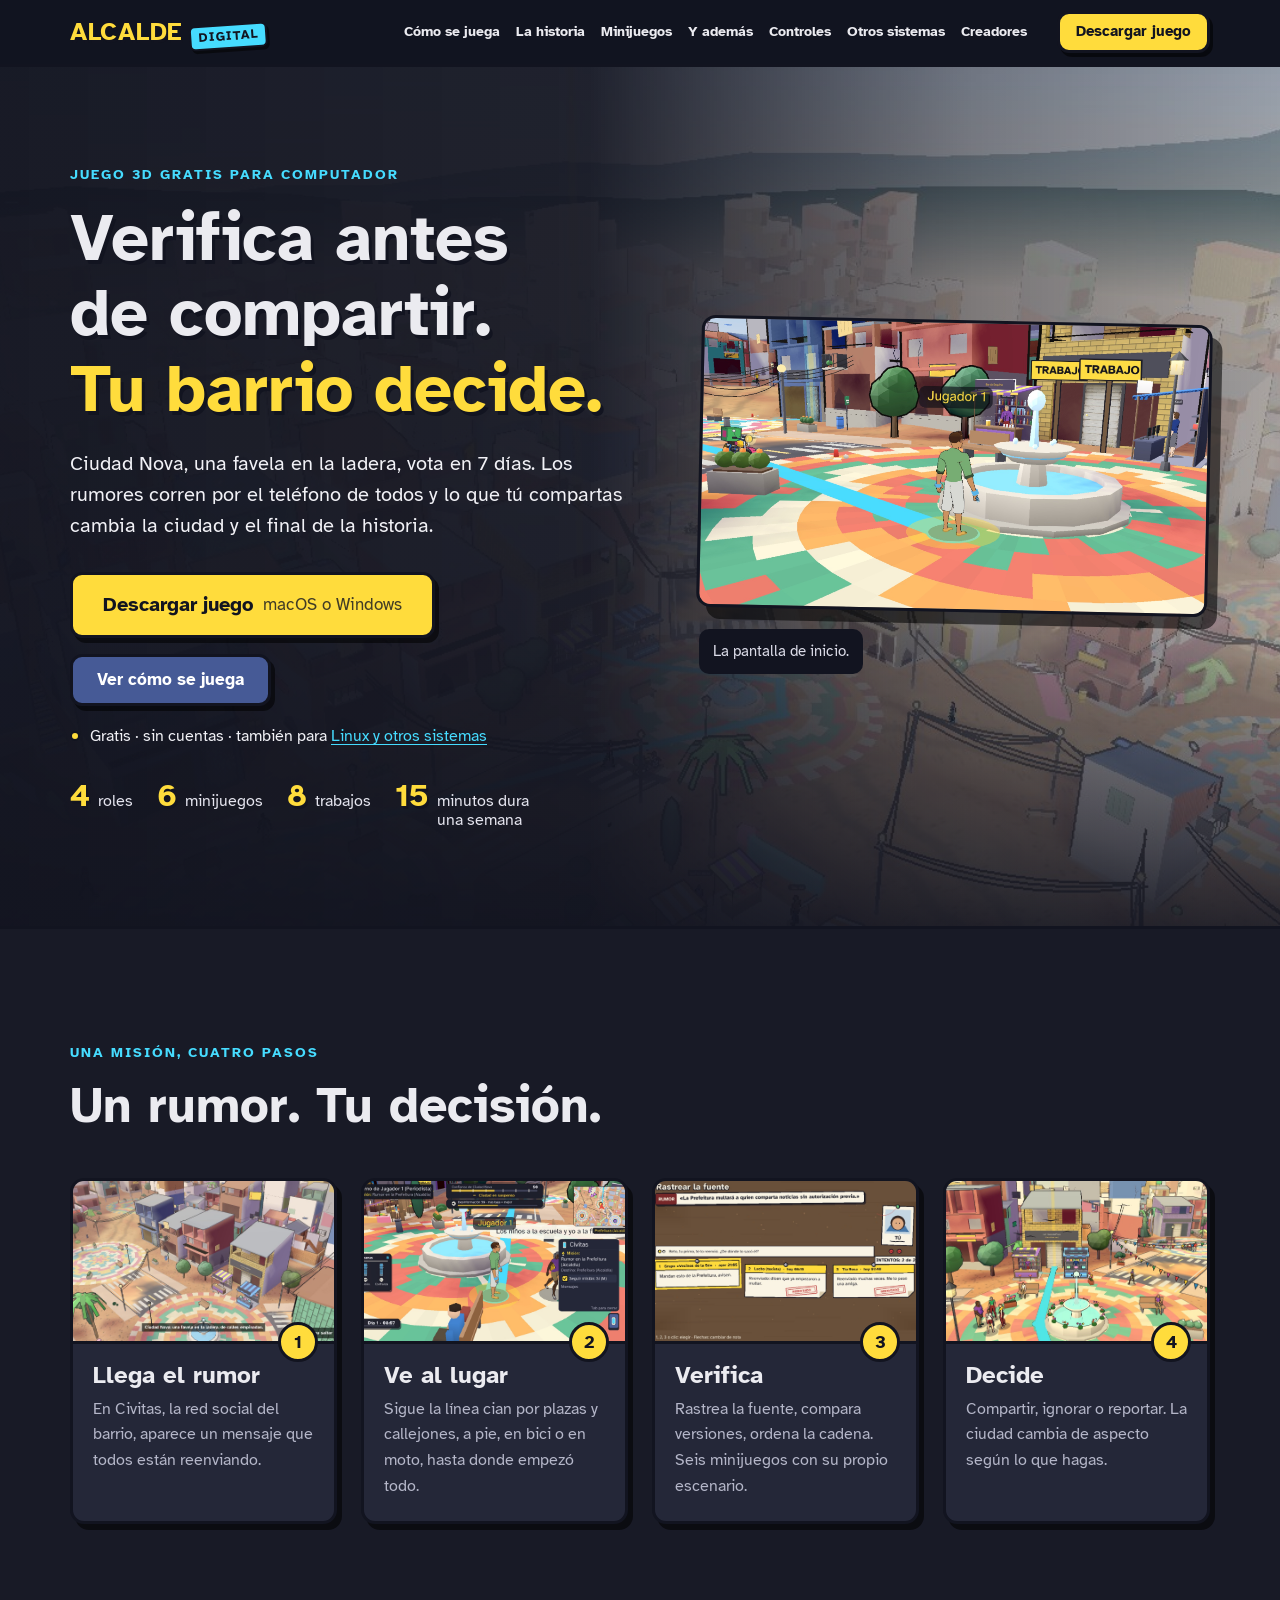
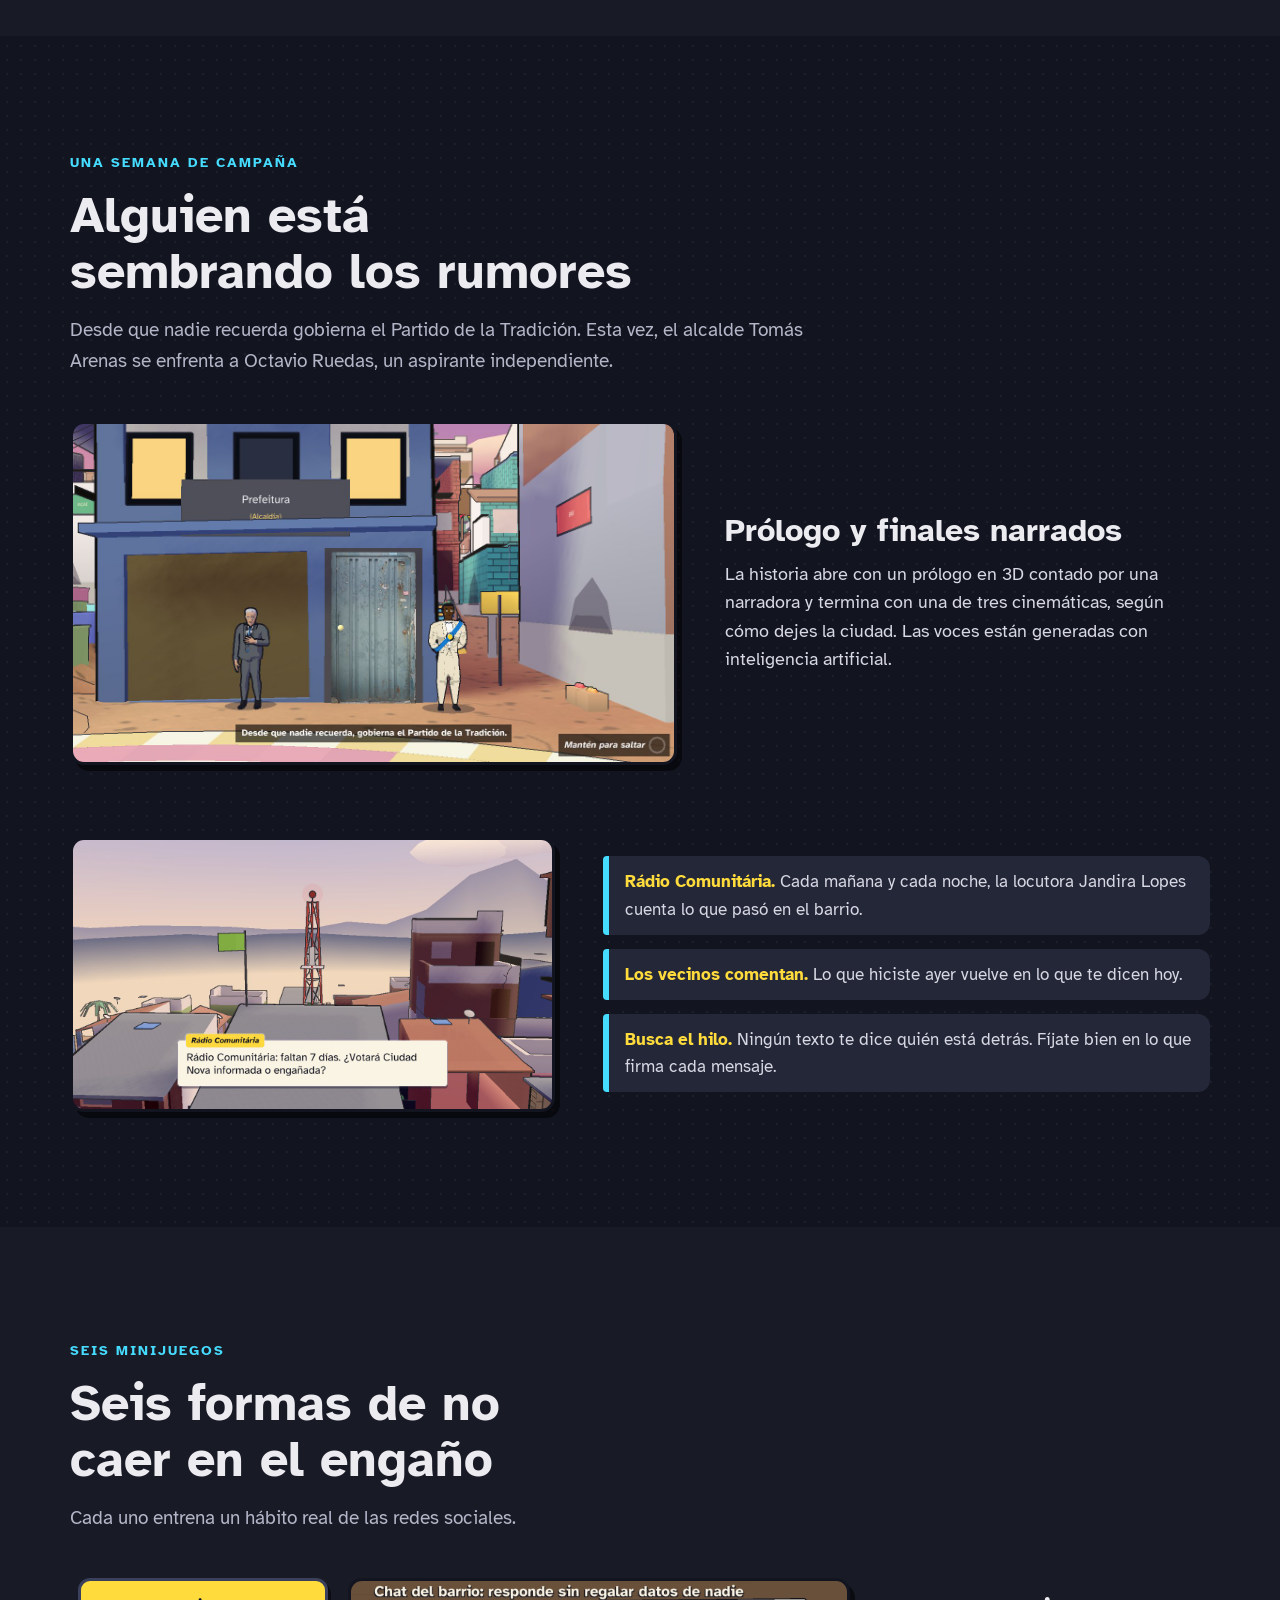
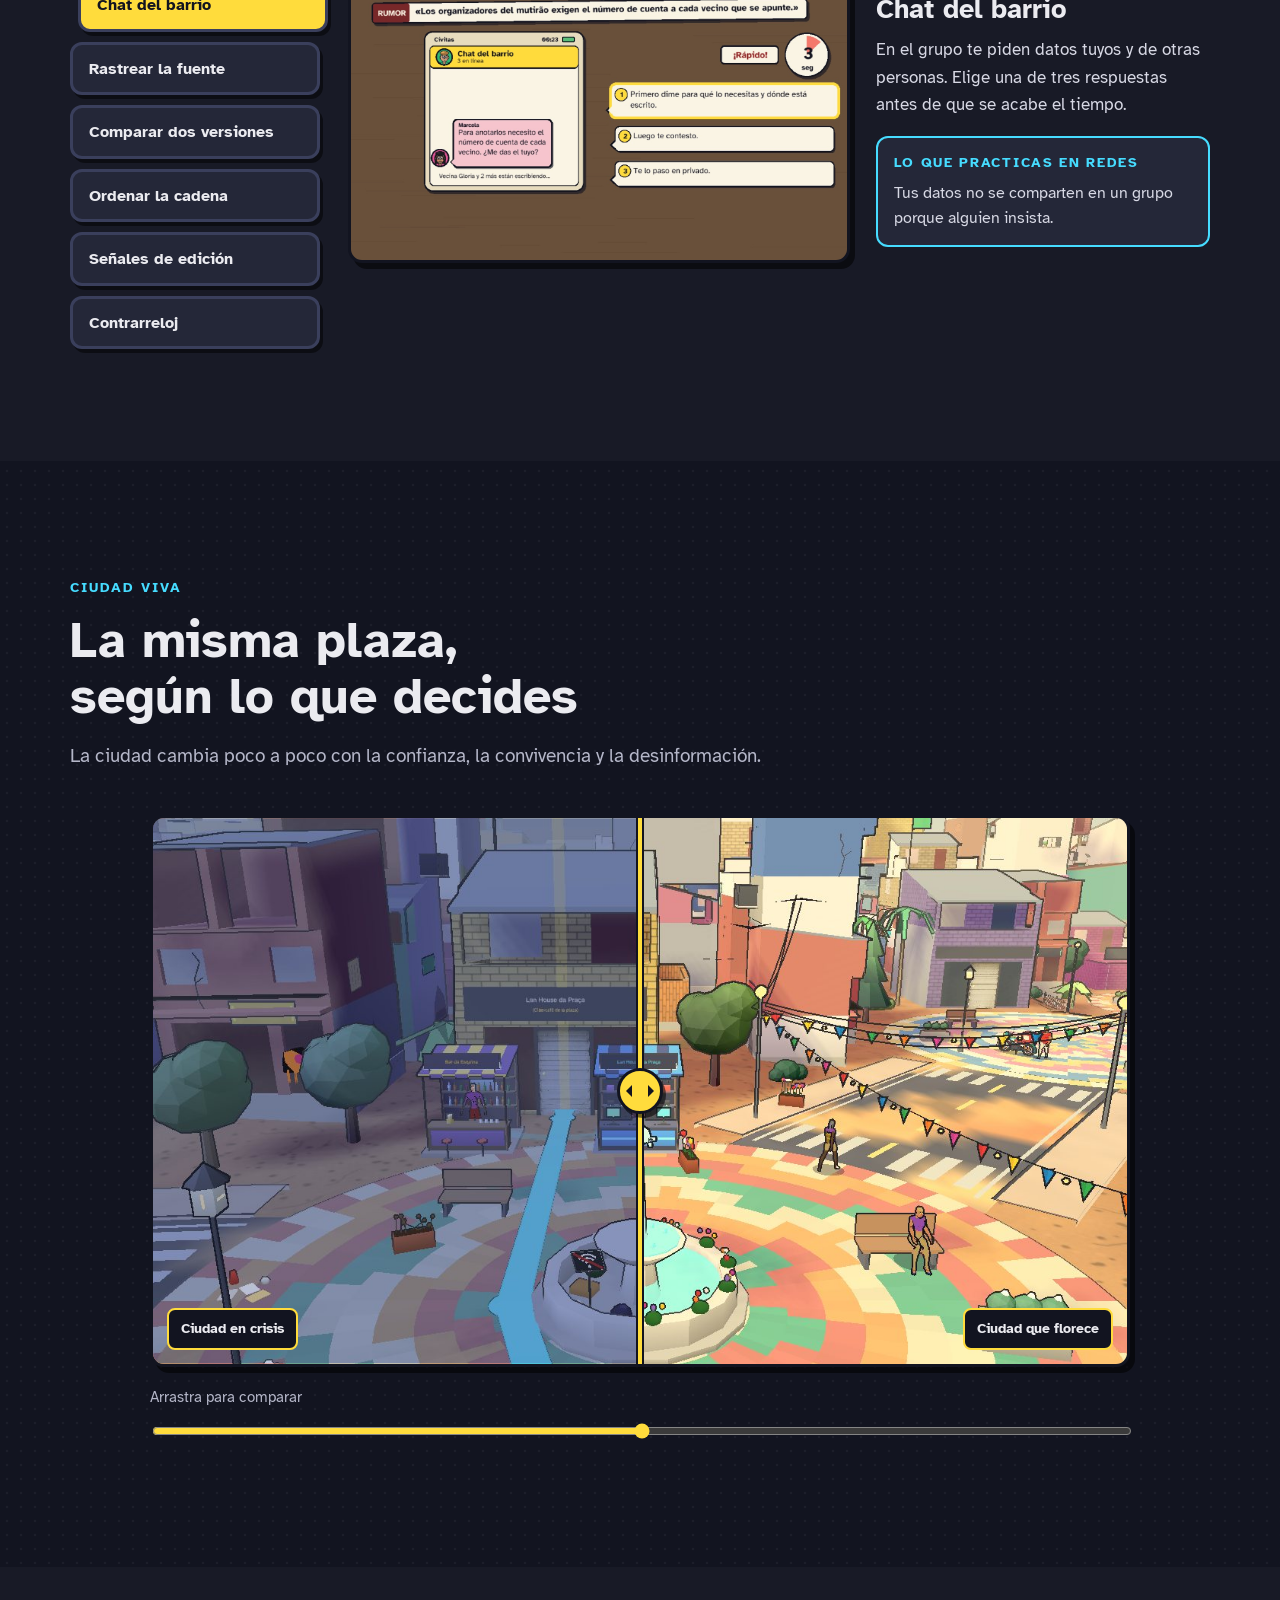
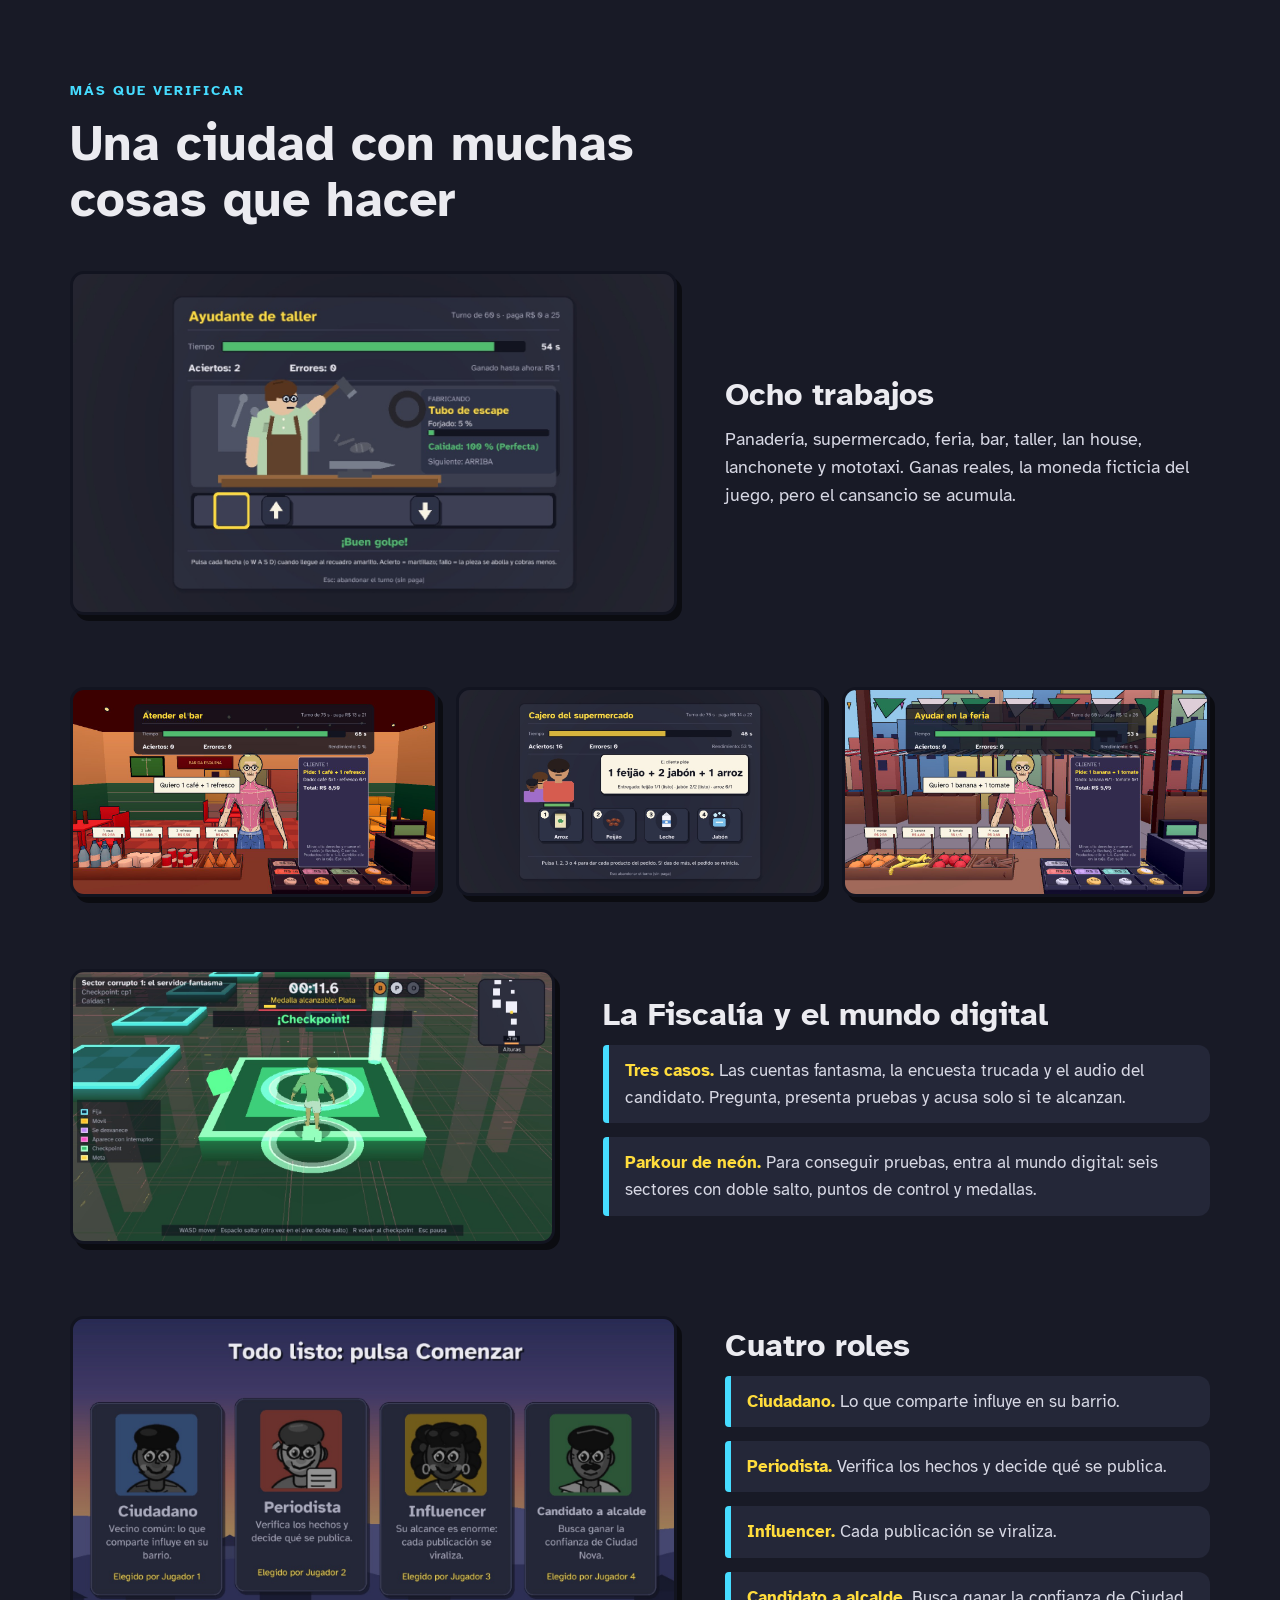
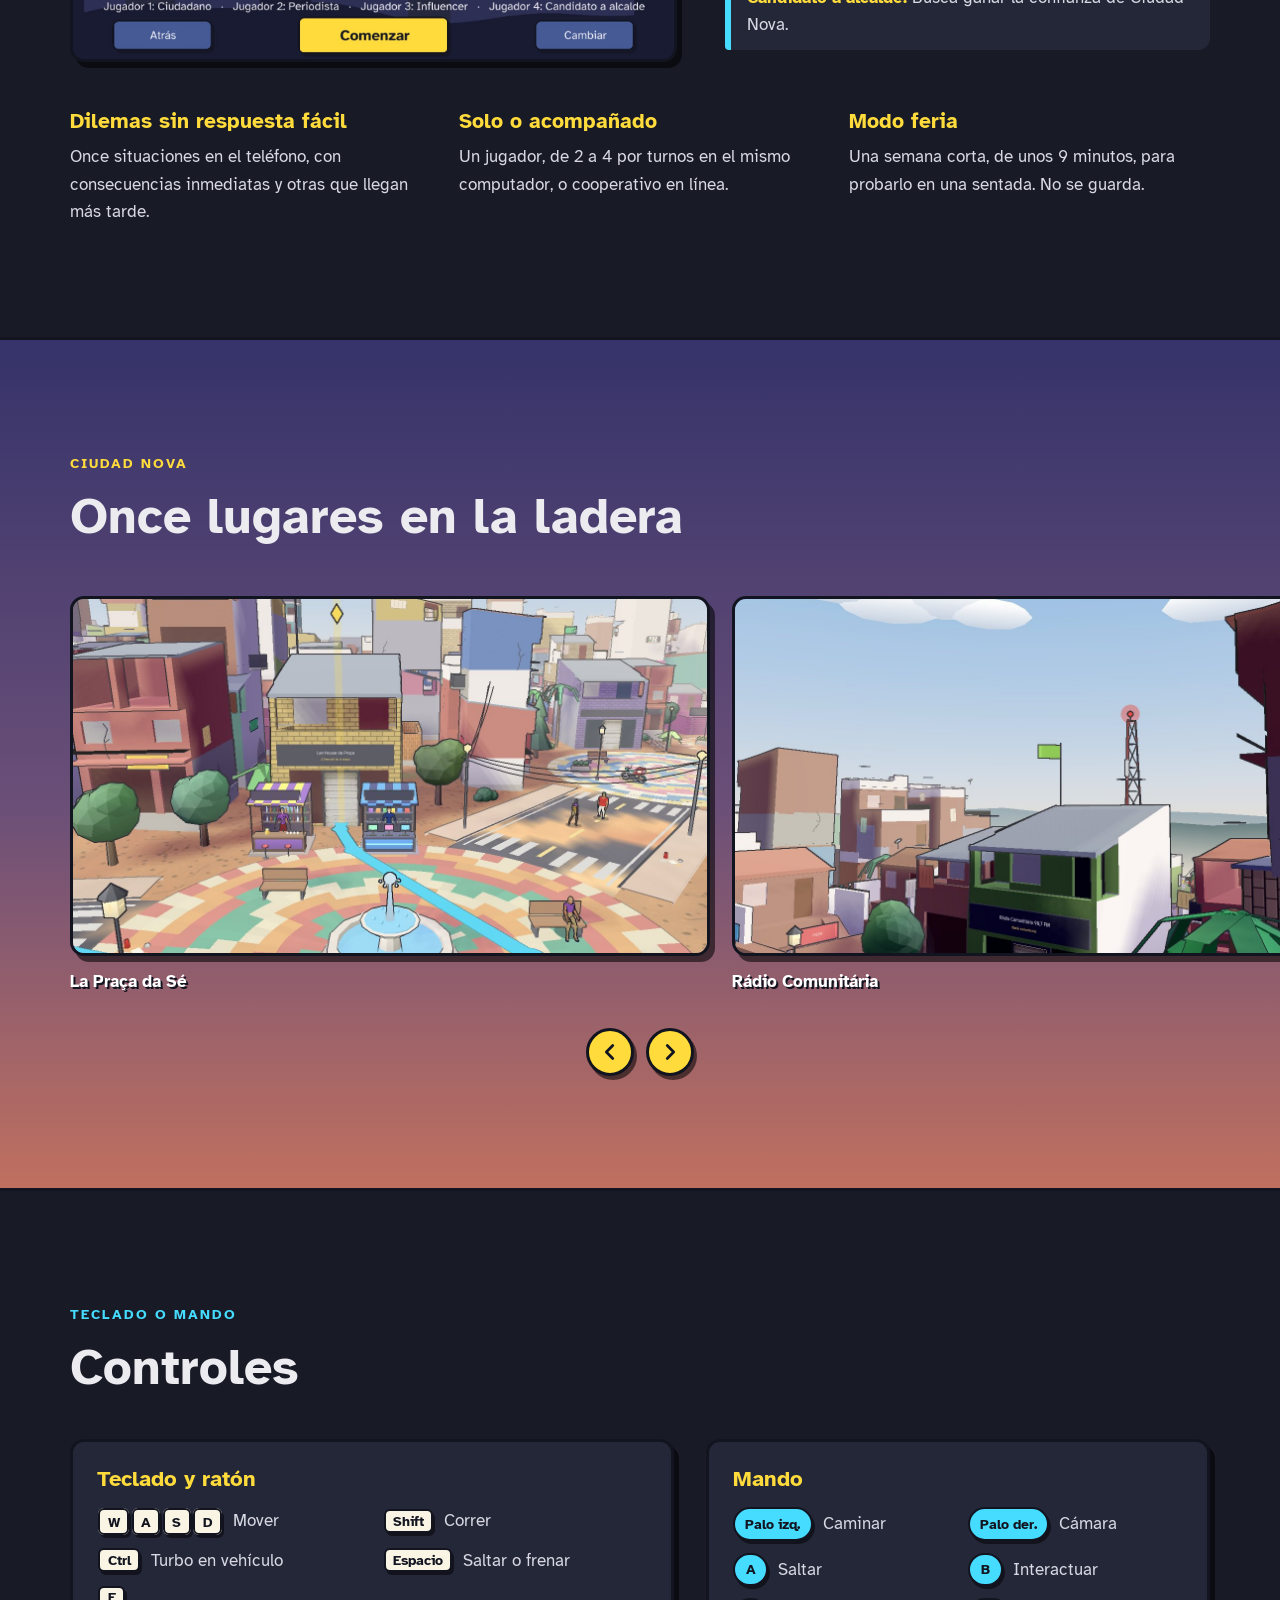
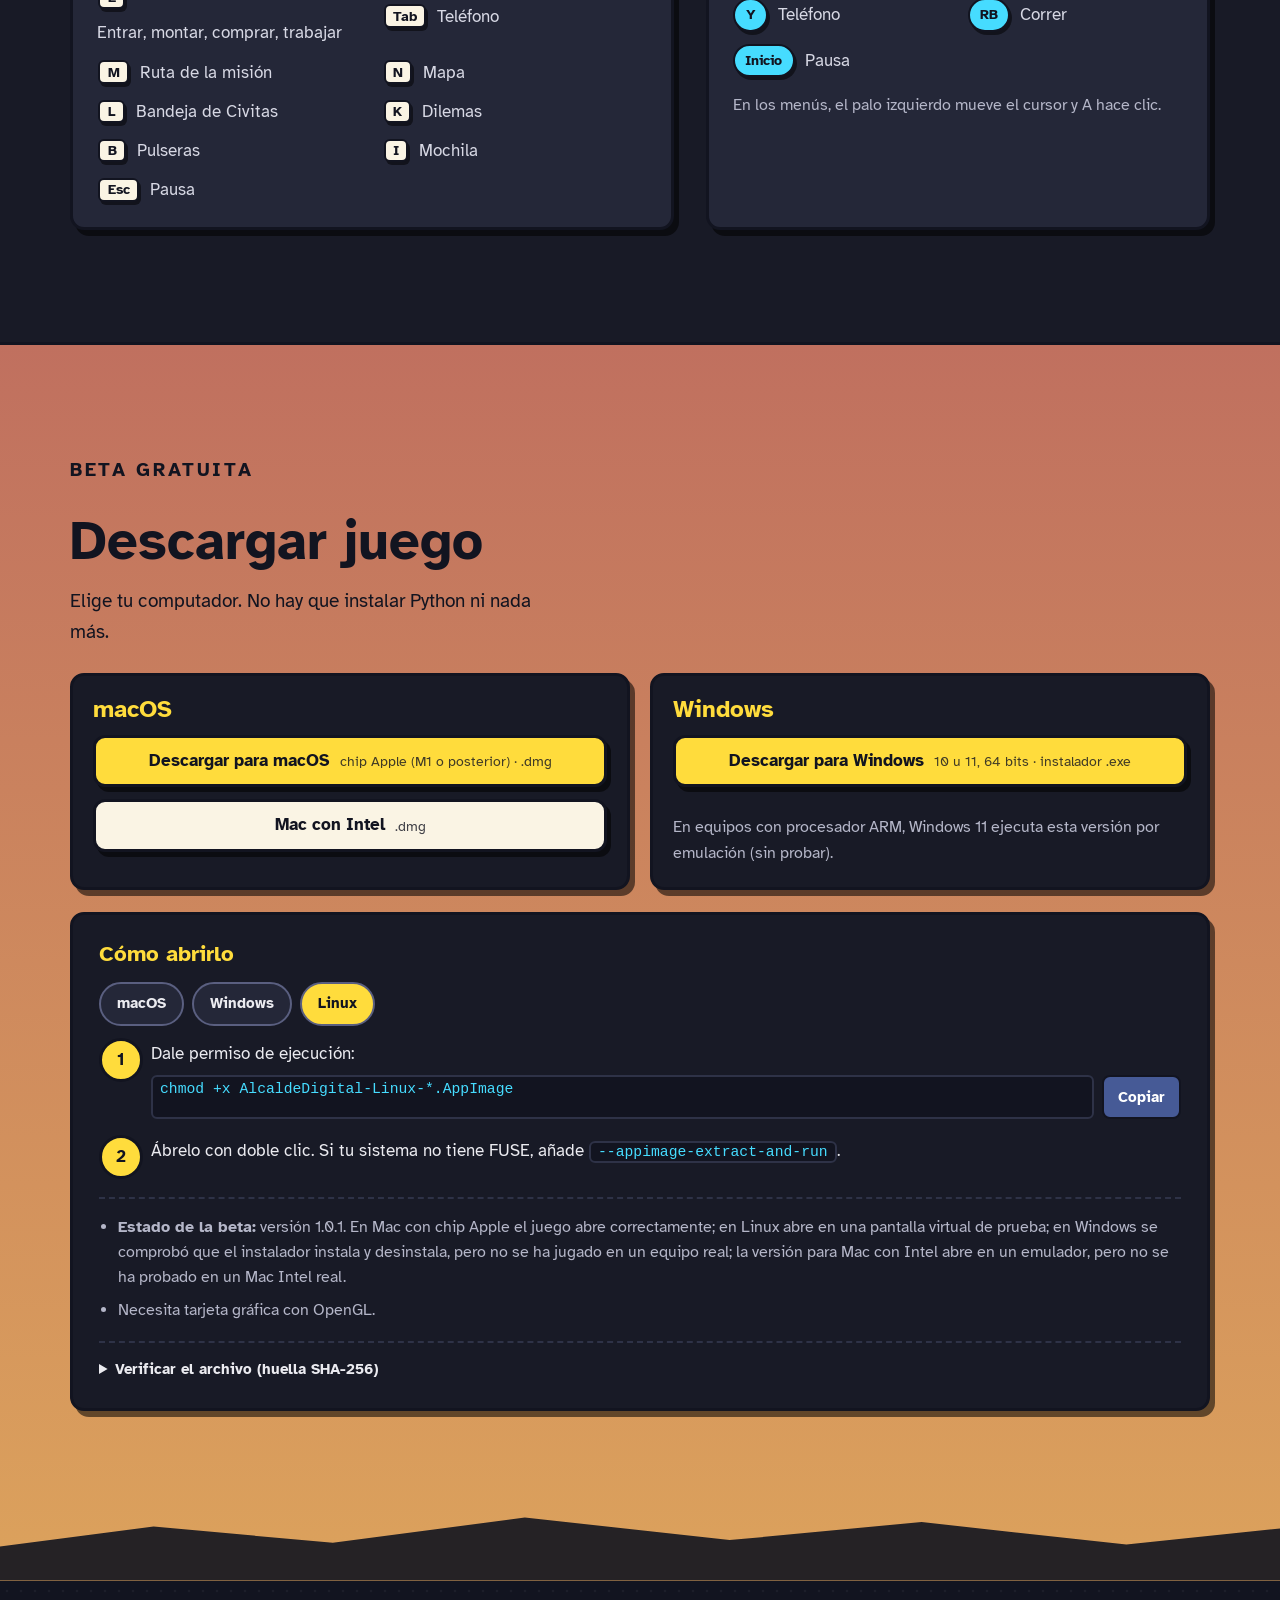
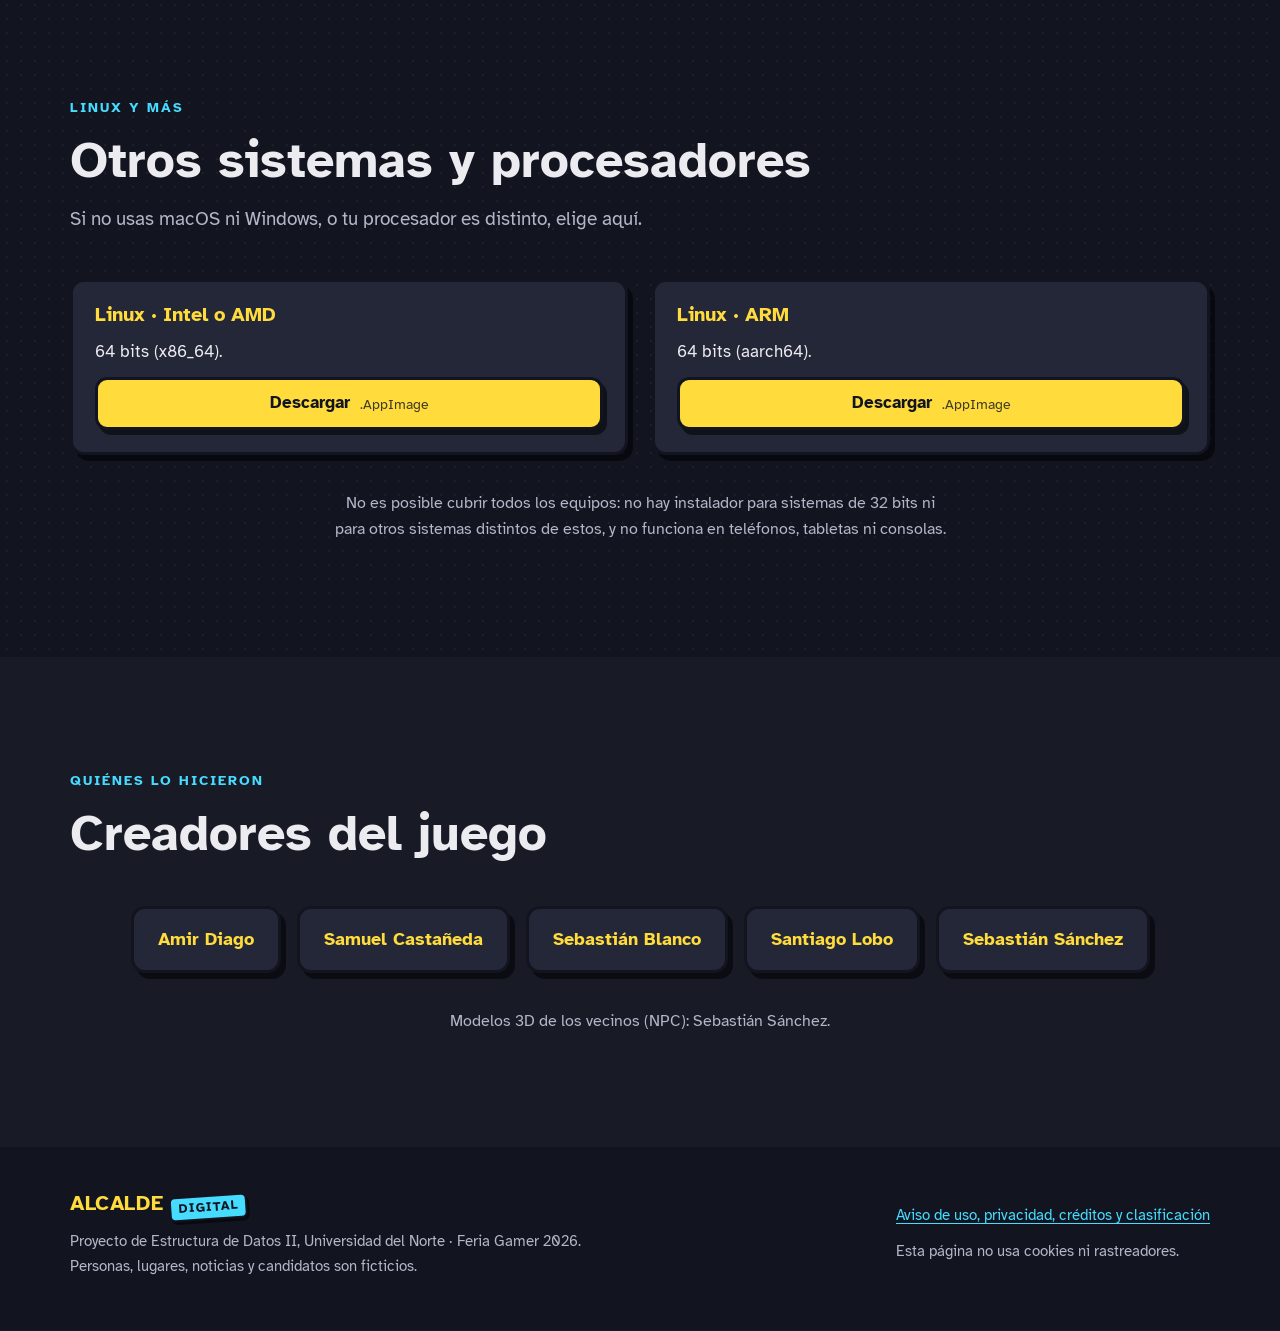
<file: index.html>
<!doctype html>
<html lang="es">
<head>
<meta charset="utf-8">
<meta name="viewport" content="width=device-width, initial-scale=1, viewport-fit=cover">
<title>Alcalde Digital · Juego 3D sobre desinformación</title>
<meta name="description" content="Juego 3D gratis para computador. Verifica antes de compartir: Ciudad Nova vota en 7 días y tu barrio decide.">
<meta name="theme-color" content="#121420">
<meta name="color-scheme" content="dark">
<meta property="og:type" content="website">
<meta property="og:title" content="Alcalde Digital">
<meta property="og:description" content="Verifica antes de compartir. Tu barrio decide.">
<meta property="og:url" content="https://alcalde-digital-juego.vercel.app/">
<meta property="og:image" content="https://alcalde-digital-juego.vercel.app/img/hero.jpg">
<link rel="icon" href="data:image/svg+xml,%3Csvg xmlns='http://www.w3.org/2000/svg' viewBox='0 0 32 32'%3E%3Crect width='32' height='32' rx='6' fill='%23ffdc3c'/%3E%3Ctext x='16' y='23' font-size='19' text-anchor='middle' font-family='sans-serif' font-weight='700' fill='%23121420'%3EA%3C/text%3E%3C/svg%3E">
<link rel="stylesheet" href="estilos.css">
</head>
<body>
<a class="saltar" href="#contenido">Saltar al contenido</a>
<header class="cabecera" id="inicio">
  <div class="cabecera-fila">
    <a class="marca" href="#inicio" aria-label="Alcalde Digital, inicio"><span class="marca-alcalde">ALCALDE</span><span class="marca-digital">DIGITAL</span></a>
    <nav class="menu" aria-label="Secciones"><a href="#juego">Cómo se juega</a><a href="#historia">La historia</a><a href="#minijuegos">Minijuegos</a><a href="#mas">Y además</a><a href="#controles">Controles</a><a href="#otros">Otros sistemas</a><a href="#creadores">Creadores</a></nav>
    <a class="boton boton-primario boton-chico" href="#descargar" data-descargar>Descargar juego</a>
  </div>
</header>
<main id="contenido">

<section class="hero" aria-labelledby="titulo-hero">
  <div class="hero-fondo" aria-hidden="true"></div>
  <div class="envoltorio hero-rejilla">
    <div class="hero-texto">
      <p class="etiqueta">Juego 3D gratis para computador</p>
      <h1 id="titulo-hero">Verifica antes de compartir.<br><span class="resalta">Tu barrio decide.</span></h1>
      <p class="hero-sub">Ciudad Nova, una favela en la ladera, vota en 7 días. Los rumores corren por el teléfono de todos y lo que tú compartas cambia la ciudad y el final de la historia.</p>
      <div class="acciones">
        <a class="boton boton-primario boton-grande" href="#descargar" data-descargar>Descargar juego <span class="boton-nota">macOS o Windows</span></a>
        <a class="boton boton-secundario" href="#juego">Ver cómo se juega</a>
      </div>
      <p class="confianza"><span class="punto" aria-hidden="true"></span>Gratis · sin cuentas · también para <a href="#otros">Linux y otros sistemas</a></p>
      <ul class="datos" aria-label="El juego en cifras">
        <li><strong>4</strong><span>roles</span></li><li><strong>6</strong><span>minijuegos</span></li><li><strong>8</strong><span>trabajos</span></li><li><strong>15</strong><span>minutos dura<br>una semana</span></li>
      </ul>
    </div>
    <figure class="hero-captura"><img src="img/hero.jpg" width="1280" height="720" alt="Menú de inicio del juego: un joven levanta su teléfono sobre la favela al atardecer, con las opciones Empezar, Modo feria, Multijugador, Ajustes y Salir" data-zoom><figcaption>La pantalla de inicio.</figcaption></figure>
  </div>
</section>

<section class="banda" id="juego" aria-labelledby="t-juego"><div class="envoltorio">
  <header class="encabezado"><p class="etiqueta">Una misión, cuatro pasos</p><h2 id="t-juego">Un rumor. Tu decisión.</h2></header>
  <ol class="pasos">
<li class="paso"><img src="img/prologo-ciudad.jpg" width="1280" height="720" alt="La ciudad vista desde arriba durante el prólogo, con el subtítulo que presenta Ciudad Nova" loading="lazy" data-zoom><div class="paso-texto"><span class="paso-n">1</span><h3>Llega el rumor</h3><p>En Civitas, la red social del barrio, aparece un mensaje que todos están reenviando.</p></div></li>
<li class="paso"><img src="img/interfaz.jpg" width="1280" height="720" alt="El personaje junto a la plaza, con la línea cian del GPS, el minimapa, el reloj y el teléfono" loading="lazy" data-zoom><div class="paso-texto"><span class="paso-n">2</span><h3>Ve al lugar</h3><p>Sigue la línea cian por plazas y callejones, a pie, en bici o en moto, hasta donde empezó todo.</p></div></li>
<li class="paso"><img src="img/mj-rastrear.jpg" width="1280" height="720" alt="Rastrear la fuente: un tablero de corcho con tres mensajes y el personaje delante" loading="lazy" data-zoom><div class="paso-texto"><span class="paso-n">3</span><h3>Verifica</h3><p>Rastrea la fuente, compara versiones, ordena la cadena. Seis minijuegos con su propio escenario.</p></div></li>
<li class="paso"><img src="img/viva-florece.jpg" width="1280" height="720" alt="La plaza de la fuente florecida, con banderines y vecinos conversando" loading="lazy" data-zoom><div class="paso-texto"><span class="paso-n">4</span><h3>Decide</h3><p>Compartir, ignorar o reportar. La ciudad cambia de aspecto según lo que hagas.</p></div></li>
</ol></div></section>

<section class="banda banda-tinta" id="historia" aria-labelledby="t-historia"><div class="envoltorio">
  <header class="encabezado"><p class="etiqueta">Una semana de campaña</p><h2 id="t-historia">Alguien está sembrando los rumores</h2>
  <p class="intro">Desde que nadie recuerda gobierna el Partido de la Tradición. Esta vez, el alcalde Tomás Arenas se enfrenta a Octavio Ruedas, un aspirante independiente.</p></header>
  <div class="filas">
    <article class="fila"><img src="img/prologo-candidatos.jpg" width="1280" height="720" alt="Prólogo: los dos candidatos frente a la Prefeitura" loading="lazy" data-zoom><div class="fila-texto"><h3>Prólogo y finales narrados</h3><p>La historia abre con un prólogo en 3D contado por una narradora y termina con una de tres cinemáticas, según cómo dejes la ciudad. Las voces están generadas con inteligencia artificial.</p></div></article>
    <article class="fila fila-inversa"><img src="img/radio.jpg" width="1280" height="720" alt="La cámara orbita la torre de la radio mientras la Rádio Comunitária hace el recuento del día" loading="lazy" data-zoom><div class="fila-lista"><ul>
      <li><strong>Rádio Comunitária.</strong> Cada mañana y cada noche, la locutora Jandira Lopes cuenta lo que pasó en el barrio.</li>
      <li><strong>Los vecinos comentan.</strong> Lo que hiciste ayer vuelve en lo que te dicen hoy.</li>
      <li><strong>Busca el hilo.</strong> Ningún texto te dice quién está detrás. Fíjate bien en lo que firma cada mensaje.</li></ul></div></article>
  </div>
</div></section>

<section class="banda" id="minijuegos" aria-labelledby="t-mini"><div class="envoltorio">
  <header class="encabezado"><p class="etiqueta">Seis minijuegos</p><h2 id="t-mini">Seis formas de no caer en el engaño</h2><p class="intro">Cada uno entrena un hábito real de las redes sociales.</p></header>
  <div class="mini"><div class="mini-lista" role="tablist" aria-label="Minijuegos" aria-orientation="vertical">
<button class="mini-tab" role="tab" id="tab-chat" aria-controls="panel-chat" aria-selected="true" tabindex="0">Chat del barrio</button>
<button class="mini-tab" role="tab" id="tab-rastrear" aria-controls="panel-rastrear" aria-selected="false" tabindex="-1">Rastrear la fuente</button>
<button class="mini-tab" role="tab" id="tab-comparar" aria-controls="panel-comparar" aria-selected="false" tabindex="-1">Comparar dos versiones</button>
<button class="mini-tab" role="tab" id="tab-cronologia" aria-controls="panel-cronologia" aria-selected="false" tabindex="-1">Ordenar la cadena</button>
<button class="mini-tab" role="tab" id="tab-senales" aria-controls="panel-senales" aria-selected="false" tabindex="-1">Señales de edición</button>
<button class="mini-tab" role="tab" id="tab-contrarreloj" aria-controls="panel-contrarreloj" aria-selected="false" tabindex="-1">Contrarreloj</button>
</div><div class="mini-paneles">
<article class="mini-panel" role="tabpanel" id="panel-chat" aria-labelledby="tab-chat"><img src="img/mj-chat.jpg" width="1280" height="720" alt="Pantalla del minijuego Chat del barrio" loading="lazy" data-zoom><div class="mini-texto"><h3>Chat del barrio</h3><p>En el grupo te piden datos tuyos y de otras personas. Elige una de tres respuestas antes de que se acabe el tiempo.</p><p class="redes"><strong>Lo que practicas en redes</strong>Tus datos no se comparten en un grupo porque alguien insista.</p></div></article>
<article class="mini-panel" role="tabpanel" id="panel-rastrear" aria-labelledby="tab-rastrear" hidden><img src="img/mj-rastrear.jpg" width="1280" height="720" alt="Pantalla del minijuego Rastrear la fuente" loading="lazy" data-zoom><div class="mini-texto"><h3>Rastrear la fuente</h3><p>En cada salto aparecen tres mensajes. Elige el más antiguo que no diga «reenviado» hasta llegar a quien lo publicó primero.</p><p class="redes"><strong>Lo que practicas en redes</strong>«Me lo pasó una amiga» no es una fuente.</p></div></article>
<article class="mini-panel" role="tabpanel" id="panel-comparar" aria-labelledby="tab-comparar" hidden><img src="img/mj-comparar.jpg" width="1280" height="720" alt="Pantalla del minijuego Comparar dos versiones" loading="lazy" data-zoom><div class="mini-texto"><h3>Comparar dos versiones</h3><p>Tienes lo que de verdad se dijo y la copia que circula. Marca las líneas alteradas.</p><p class="redes"><strong>Lo que practicas en redes</strong>Una captura o una transcripción se edita en segundos.</p></div></article>
<article class="mini-panel" role="tabpanel" id="panel-cronologia" aria-labelledby="tab-cronologia" hidden><img src="img/mj-cronologia.jpg" width="1280" height="720" alt="Pantalla del minijuego Ordenar la cadena" loading="lazy" data-zoom><div class="mini-texto"><h3>Ordenar la cadena</h3><p>Los mensajes del mismo rumor llegaron desordenados. Ponlos en orden por día y hora.</p><p class="redes"><strong>Lo que practicas en redes</strong>Cada reenvío agrega detalles y pierde la fuente.</p></div></article>
<article class="mini-panel" role="tabpanel" id="panel-senales" aria-labelledby="tab-senales" hidden><img src="img/mj-senales.jpg" width="1280" height="720" alt="Pantalla del minijuego Señales de edición" loading="lazy" data-zoom><div class="mini-texto"><h3>Señales de edición</h3><p>Te llegó una captura con un premio. Marca hasta tres pistas de que algo no cuadra.</p><p class="redes"><strong>Lo que practicas en redes</strong>Premio a cambio de reenviar: el engaño más viejo.</p></div></article>
<article class="mini-panel" role="tabpanel" id="panel-contrarreloj" aria-labelledby="tab-contrarreloj" hidden><img src="img/mj-contrarreloj.jpg" width="1280" height="720" alt="Pantalla del minijuego Contrarreloj" loading="lazy" data-zoom><div class="mini-texto"><h3>Contrarreloj</h3><p>Las noticias se difunden solas por la ladera. Frena la falsa y deja pasar la cierta.</p><p class="redes"><strong>Lo que practicas en redes</strong>Lo urgente se comparte sin pensar.</p></div></article>
</div></div></div></section>

<section class="banda banda-tinta" id="ciudad" aria-labelledby="t-ciudad"><div class="envoltorio">
  <header class="encabezado"><p class="etiqueta">Ciudad viva</p><h2 id="t-ciudad">La misma plaza, según lo que decides</h2><p class="intro">La ciudad cambia poco a poco con la confianza, la convivencia y la desinformación.</p></header>
  <div class="comparador" id="comparador">
    <div class="comparador-marco" id="marco-comparador">
      <img class="comp-img comp-base" id="comp-florece" src="img/viva-florece.jpg" width="1280" height="720" alt="Ciudad que florece: banderines, flores y vecinos conversando" draggable="false">
      <img class="comp-img comp-tapa" id="comp-crisis" src="img/viva-crisis.jpg" width="1280" height="720" alt="Ciudad en crisis: luz apagada, basura y la plaza vacía" draggable="false">
      <div class="comp-linea" id="comp-linea" aria-hidden="true"><span class="comp-asa"></span></div>
      <span class="comp-rotulo comp-rotulo-izq">Ciudad en crisis</span><span class="comp-rotulo comp-rotulo-der">Ciudad que florece</span>
    </div>
    <label class="comp-control" for="comp-rango">Arrastra para comparar<input type="range" id="comp-rango" min="0" max="100" value="50"></label>
  </div>
</div></section>

<section class="banda" id="mas" aria-labelledby="t-mas"><div class="envoltorio">
  <header class="encabezado"><p class="etiqueta">Más que verificar</p><h2 id="t-mas">Una ciudad con muchas cosas que hacer</h2></header>
  <div class="filas">
    <article class="fila"><img src="img/trabajo-taller.jpg" width="1280" height="720" alt="El taller en 3D: el personaje martilla una pieza mientras cruzan las flechas de ritmo" loading="lazy" data-zoom><div class="fila-texto"><h3>Ocho trabajos</h3><p>Panadería, supermercado, feria, bar, taller, lan house, lanchonete y mototaxi. Ganas reales, la moneda ficticia del juego, pero el cansancio se acumula.</p></div></article>
    <div class="trio"><img src="img/trabajo-bar.jpg" width="1280" height="720" alt="Atender el bar en primera persona" loading="lazy" data-zoom><img src="img/trabajo-super.jpg" width="1280" height="720" alt="El cajero del supermercado" loading="lazy" data-zoom><img src="img/trabajo-feria.jpg" width="1280" height="720" alt="Ayudar en la feria" loading="lazy" data-zoom></div>
    <article class="fila fila-inversa"><img src="img/parkour.jpg" width="1280" height="720" alt="Parkour en el mundo digital: el personaje sobre plataformas de neón, con cronómetro y medallas" loading="lazy" data-zoom><div class="fila-lista"><h3>La Fiscalía y el mundo digital</h3><ul>
      <li><strong>Tres casos.</strong> Las cuentas fantasma, la encuesta trucada y el audio del candidato. Pregunta, presenta pruebas y acusa solo si te alcanzan.</li>
      <li><strong>Parkour de neón.</strong> Para conseguir pruebas, entra al mundo digital: seis sectores con doble salto, puntos de control y medallas.</li></ul></div></article>
    <article class="fila"><img src="img/roles.jpg" width="1280" height="720" alt="Elección de rol: ciudadano, periodista, influencer y candidato a alcalde" loading="lazy" data-zoom><div class="fila-lista"><h3>Cuatro roles</h3><ul>
      <li><strong>Ciudadano.</strong> Lo que comparte influye en su barrio.</li><li><strong>Periodista.</strong> Verifica los hechos y decide qué se publica.</li>
      <li><strong>Influencer.</strong> Cada publicación se viraliza.</li><li><strong>Candidato a alcalde.</strong> Busca ganar la confianza de Ciudad Nova.</li></ul></div></article>
  </div>
  <div class="doble">
    <div><h3>Dilemas sin respuesta fácil</h3><p>Once situaciones en el teléfono, con consecuencias inmediatas y otras que llegan más tarde.</p></div>
    <div><h3>Solo o acompañado</h3><p>Un jugador, de 2 a 4 por turnos en el mismo computador, o cooperativo en línea.</p></div>
    <div><h3>Modo feria</h3><p>Una semana corta, de unos 9 minutos, para probarlo en una sentada. No se guarda.</p></div>
  </div>
</div></section>

<section class="banda banda-sol" id="recorrido" aria-labelledby="t-recorrido"><div class="envoltorio"><header class="encabezado"><p class="etiqueta">Ciudad Nova</p><h2 id="t-recorrido">Once lugares en la ladera</h2></header></div>
  <div class="galeria-marco"><div class="galeria" id="galeria" role="region" aria-roledescription="carrusel" aria-label="Galería de Ciudad Nova" tabindex="0">
<figure><img src="img/mundo-plaza.jpg" width="1280" height="720" alt="La plaza y la lan house" loading="lazy" data-zoom><figcaption>La Praça da Sé</figcaption></figure>
<figure><img src="img/mundo-radio.jpg" width="1280" height="720" alt="La torre roja y blanca de la radio sobre los techos" loading="lazy" data-zoom><figcaption>Rádio Comunitária</figcaption></figure>
<figure><img src="img/mundo-barrio.jpg" width="1280" height="720" alt="Vista aérea de la favela entre la niebla" loading="lazy" data-zoom><figcaption>La ladera desde arriba</figcaption></figure>
<figure><img src="img/mundo-morro.jpg" width="1280" height="720" alt="Casas de colores en la ladera" loading="lazy" data-zoom><figcaption>Morro da Esperança</figcaption></figure>
<figure><img src="img/mundo-parque.jpg" width="1280" height="720" alt="La biblioteca del parque con árboles y un puesto" loading="lazy" data-zoom><figcaption>Parque do Povo</figcaption></figure>
<figure><img src="img/mundo-samba.jpg" width="1280" height="720" alt="La escuela de samba entre casas de colores" loading="lazy" data-zoom><figcaption>Escola de Samba</figcaption></figure>
</div><p class="solo-lectores" id="gal-estado" role="status" aria-live="polite"></p>
  <div class="galeria-botones">
    <button class="boton-redondo" id="gal-prev" aria-label="Anterior"><svg viewBox="0 0 24 24" width="22" height="22" aria-hidden="true"><path d="M15 5l-7 7 7 7" fill="none" stroke="currentColor" stroke-width="3" stroke-linecap="round" stroke-linejoin="round"/></svg></button>
    <button class="boton-redondo" id="gal-sig" aria-label="Siguiente"><svg viewBox="0 0 24 24" width="22" height="22" aria-hidden="true"><path d="M9 5l7 7-7 7" fill="none" stroke="currentColor" stroke-width="3" stroke-linecap="round" stroke-linejoin="round"/></svg></button>
  </div></div></section>

<section class="banda" id="controles" aria-labelledby="t-controles"><div class="envoltorio">
  <header class="encabezado"><p class="etiqueta">Teclado o mando</p><h2 id="t-controles">Controles</h2></header>
  <div class="controles">
    <section aria-labelledby="t-teclado"><h3 id="t-teclado">Teclado y ratón</h3><ul class="teclas">
      <li><span><kbd>W</kbd><kbd>A</kbd><kbd>S</kbd><kbd>D</kbd></span> Mover</li><li><kbd>Shift</kbd> Correr</li><li><kbd>Ctrl</kbd> Turbo en vehículo</li><li><kbd>Espacio</kbd> Saltar o frenar</li>
      <li><kbd>E</kbd> Entrar, montar, comprar, trabajar</li><li><kbd>Tab</kbd> Teléfono</li><li><kbd>M</kbd> Ruta de la misión</li><li><kbd>N</kbd> Mapa</li>
      <li><kbd>L</kbd> Bandeja de Civitas</li><li><kbd>K</kbd> Dilemas</li><li><kbd>B</kbd> Pulseras</li><li><kbd>I</kbd> Mochila</li><li><kbd>Esc</kbd> Pausa</li></ul></section>
    <section aria-labelledby="t-mando"><h3 id="t-mando">Mando</h3><ul class="teclas">
      <li><span class="mando">Palo izq.</span> Caminar</li><li><span class="mando">Palo der.</span> Cámara</li><li><span class="mando">A</span> Saltar</li><li><span class="mando">B</span> Interactuar</li>
      <li><span class="mando">Y</span> Teléfono</li><li><span class="mando">RB</span> Correr</li><li><span class="mando">Inicio</span> Pausa</li></ul>
      <p class="nota">En los menús, el palo izquierdo mueve el cursor y A hace clic.</p></section>
  </div>
</div></section>

<section class="descarga" id="descargar" aria-labelledby="t-descarga"><div class="envoltorio">
  <div class="descarga-cabeza"><p class="etiqueta etiqueta-oscura">Beta gratuita</p><h2 id="t-descarga">Descargar juego</h2><p>Elige tu computador. No hay que instalar Python ni nada más.</p></div>
  <div class="elige">
      <div class="elige-so">
        <h3>macOS</h3>
        <a class="boton boton-primario" data-so="mac" href="https://github.com/DG-AMIR3460/alcalde-digital/releases/latest/download/AlcaldeDigital-macOS-arm64.dmg">Descargar para macOS <span class="boton-nota">chip Apple (M1 o posterior) · .dmg</span></a>
        <a class="boton boton-papel" href="https://github.com/DG-AMIR3460/alcalde-digital/releases/latest/download/AlcaldeDigital-macOS-x64.dmg">Mac con Intel <span class="boton-nota">.dmg</span></a>
      </div>
      <div class="elige-so">
        <h3>Windows</h3>
        <a class="boton boton-primario" data-so="win" href="https://github.com/DG-AMIR3460/alcalde-digital/releases/latest/download/AlcaldeDigital-Setup-Windows.exe">Descargar para Windows <span class="boton-nota">10 u 11, 64 bits · instalador .exe</span></a>
        <p class="nota">En equipos con procesador ARM, Windows 11 ejecuta esta versión por emulación (sin probar).</p>
      </div>
    </div>
  <div class="instala">
    <h3>Cómo abrirlo</h3>
    <div class="so" role="tablist" aria-label="Sistema operativo">
      <button role="tab" id="so-mac" aria-controls="p-mac" aria-selected="true" class="chip" tabindex="0">macOS</button>
      <button role="tab" id="so-win" aria-controls="p-win" aria-selected="false" class="chip" tabindex="-1">Windows</button>
      <button role="tab" id="so-lin" aria-controls="p-lin" aria-selected="false" class="chip" tabindex="-1">Linux</button>
    </div>
    <div id="p-mac" role="tabpanel" aria-labelledby="so-mac" class="so-panel"><ol>
      <li>Abre el <code>.dmg</code> y arrastra <strong>AlcaldeDigital</strong> a Aplicaciones.</li>
      <li>La primera vez macOS dirá que no puede verificarlo, porque no lleva firma de desarrollador de Apple. Comprueba la huella SHA-256 y, si coincide, ve a <strong>Ajustes del Sistema → Privacidad y seguridad → «Abrir de todos modos»</strong>.</li></ol></div>
    <div id="p-win" role="tabpanel" aria-labelledby="so-win" class="so-panel" hidden><ol>
      <li>Haz doble clic en <code>AlcaldeDigital-Setup-Windows.exe</code>.</li>
      <li>SmartScreen puede avisar porque no lleva firma de editor. Comprueba la huella SHA-256 y, si coincide, pulsa <strong>«Más información» → «Ejecutar de todas formas»</strong>.</li>
      <li>Sigue el asistente. Instalado solo para tu usuario, no pide administrador.</li></ol></div>
    <div id="p-lin" role="tabpanel" aria-labelledby="so-lin" class="so-panel" hidden><ol>
      <li>Dale permiso de ejecución:<div class="cmd"><code>chmod +x AlcaldeDigital-Linux-*.AppImage</code><button class="copiar" data-copiar="chmod +x AlcaldeDigital-Linux-*.AppImage" aria-label="Copiar el comando">Copiar</button></div></li>
      <li>Ábrelo con doble clic. Si tu sistema no tiene FUSE, añade <code>--appimage-extract-and-run</code>.</li></ol></div>
    <ul class="requisitos"><li><strong>Estado de la beta:</strong> versión 1.0.1. En Mac con chip Apple el juego abre correctamente; en Linux abre en una pantalla virtual de prueba; en Windows se comprobó que el instalador instala y desinstala, pero no se ha jugado en un equipo real; la versión para Mac con Intel abre en un emulador, pero no se ha probado en un Mac Intel real.</li>
      <li>Necesita tarjeta gráfica con OpenGL.</li></ul>
    <details class="verificar"><summary>Verificar el archivo (huella SHA-256)</summary>
      <p>En macOS: <code>shasum -a 256 archivo</code>. En Windows (PowerShell): <code>Get-FileHash archivo</code>. En Linux: <code>sha256sum archivo</code>.</p>
      <p class="huella-nombre">macOS, chip Apple · AlcaldeDigital-macOS-arm64.dmg</p><code>51b3222499e10e0ae5fd26a60239e729cabb97f095f4fe817f72b5a214cfc116</code><p class="huella-nombre">macOS, Intel · AlcaldeDigital-macOS-x64.dmg</p><code>7ae9fe7d94f043b50946050901ae1dfe966aa5a7cafa47e1ae7091cfc2efcbc1</code><p class="huella-nombre">Windows · AlcaldeDigital-Setup-Windows.exe</p><code>3eb78875a0f8b3ff0eddf6e9ba4776e65ab0105cdfdebb1084afed20a93f1a26</code><p class="huella-nombre">Linux, Intel o AMD · AlcaldeDigital-Linux-x64.AppImage</p><code>f359ab98533f8fa9c1691be4d7fa2bd3aa3e083e5704eecd55cd350ddf203eb2</code><p class="huella-nombre">Linux, ARM · AlcaldeDigital-Linux-arm64.AppImage</p><code>2959a39f38f13a9b5bf167a453f3e9bc13596fdc95d33a8cdee470b42acc17fa</code></details>
  </div>
</div></section>

<section class="banda banda-tinta" id="otros" aria-labelledby="t-otros"><div class="envoltorio">
  <header class="encabezado"><p class="etiqueta">Linux y más</p><h2 id="t-otros">Otros sistemas y procesadores</h2><p class="intro">Si no usas macOS ni Windows, o tu procesador es distinto, elige aquí.</p></header>
  <div class="otros">
    <article><h3>Linux · Intel o AMD</h3><p>64 bits (x86_64).</p><a class="boton boton-primario" href="https://github.com/DG-AMIR3460/alcalde-digital/releases/latest/download/AlcaldeDigital-Linux-x64.AppImage">Descargar <span class="boton-nota">.AppImage</span></a></article>
    <article><h3>Linux · ARM</h3><p>64 bits (aarch64).</p><a class="boton boton-primario" href="https://github.com/DG-AMIR3460/alcalde-digital/releases/latest/download/AlcaldeDigital-Linux-arm64.AppImage">Descargar <span class="boton-nota">.AppImage</span></a></article>
  </div>
  <p class="nota nota-centro">No es posible cubrir todos los equipos: no hay instalador para sistemas de 32 bits ni para otros sistemas distintos de estos, y no funciona en teléfonos, tabletas ni consolas.</p>
</div></section>
<section class="banda" id="creadores" aria-labelledby="t-creadores"><div class="envoltorio">
  <header class="encabezado"><p class="etiqueta">Quiénes lo hicieron</p><h2 id="t-creadores">Creadores del juego</h2></header>
  <ul class="creadores"><li>Amir Diago</li><li>Samuel Castañeda</li><li>Sebastián Blanco</li><li>Santiago Lobo</li><li>Sebastián Sánchez</li></ul>
  <p class="nota nota-centro">Modelos 3D de los vecinos (NPC): Sebastián Sánchez.</p>
</div></section>
</main>

<footer class="pie"><div class="envoltorio pie-fila">
  <div><a class="marca marca-pie" href="#inicio" aria-label="Alcalde Digital, inicio"><span class="marca-alcalde">ALCALDE</span><span class="marca-digital">DIGITAL</span></a>
  <p>Proyecto de Estructura de Datos II, Universidad del Norte · Feria Gamer 2026. Personas, lugares, noticias y candidatos son ficticios.</p></div>
  <div><p><a href="legal.html">Aviso de uso, privacidad, créditos y clasificación</a></p><p>Esta página no usa cookies ni rastreadores.</p></div>
</div></footer>

<dialog id="elegir" aria-labelledby="t-elegir"><form method="dialog"><button class="visor-cerrar" aria-label="Cerrar">Cerrar</button></form>
  <h2 id="t-elegir">¿Para qué computador?</h2>
  <div class="elige">
      <div class="elige-so">
        <h3>macOS</h3>
        <a class="boton boton-primario" data-so="mac" href="https://github.com/DG-AMIR3460/alcalde-digital/releases/latest/download/AlcaldeDigital-macOS-arm64.dmg">Descargar para macOS <span class="boton-nota">chip Apple (M1 o posterior) · .dmg</span></a>
        <a class="boton boton-papel" href="https://github.com/DG-AMIR3460/alcalde-digital/releases/latest/download/AlcaldeDigital-macOS-x64.dmg">Mac con Intel <span class="boton-nota">.dmg</span></a>
      </div>
      <div class="elige-so">
        <h3>Windows</h3>
        <a class="boton boton-primario" data-so="win" href="https://github.com/DG-AMIR3460/alcalde-digital/releases/latest/download/AlcaldeDigital-Setup-Windows.exe">Descargar para Windows <span class="boton-nota">10 u 11, 64 bits · instalador .exe</span></a>
        <p class="nota">En equipos con procesador ARM, Windows 11 ejecuta esta versión por emulación (sin probar).</p>
      </div>
    </div>
  <p class="nota"><a href="#otros" data-cerrar>Linux y otros sistemas o procesadores</a> · <a href="#descargar" data-cerrar>Cómo abrirlo</a></p>
</dialog>
<dialog id="visor" aria-label="Imagen ampliada"><form method="dialog"><button class="visor-cerrar" aria-label="Cerrar">Cerrar</button></form><img id="visor-img" alt=""><p id="visor-pie"></p></dialog>
<p class="solo-lectores" id="aviso-copiado" role="status" aria-live="polite"></p>
<script src="app.js"></script>
</body>
</html>
</file>
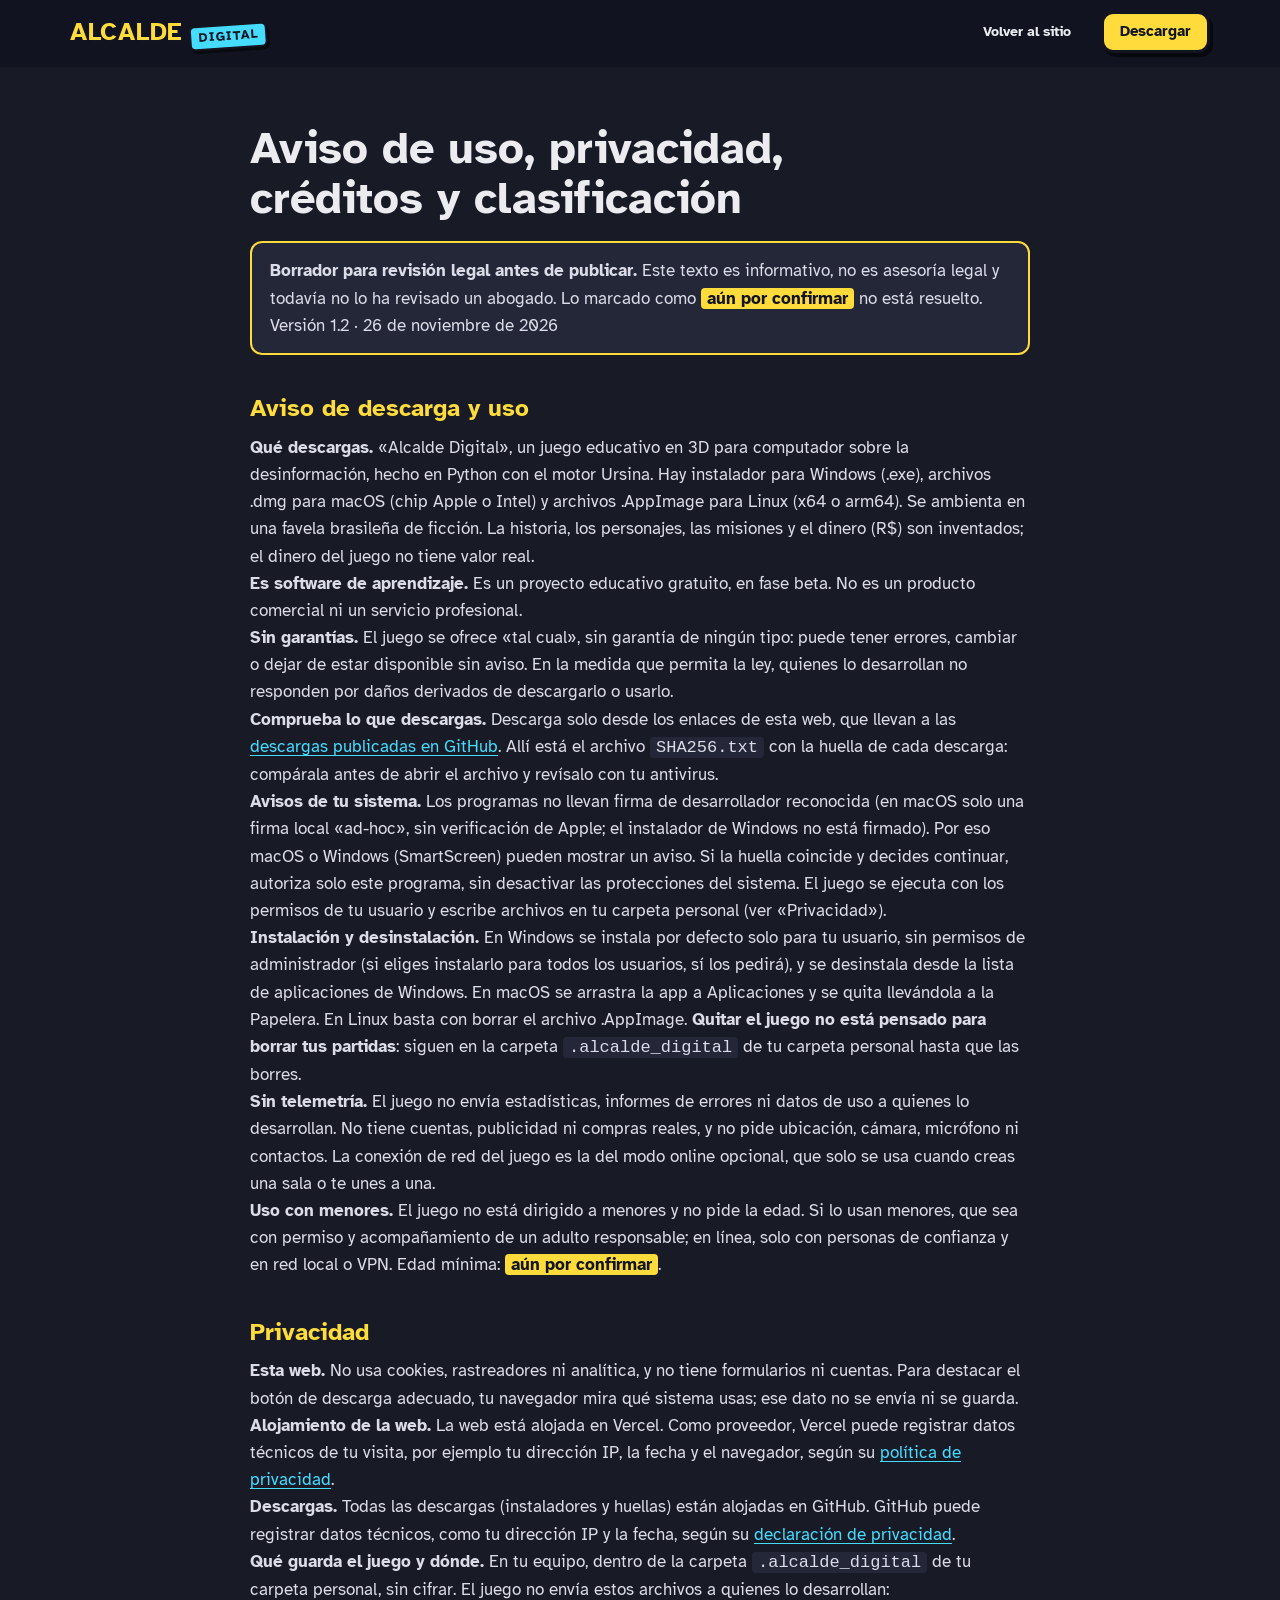
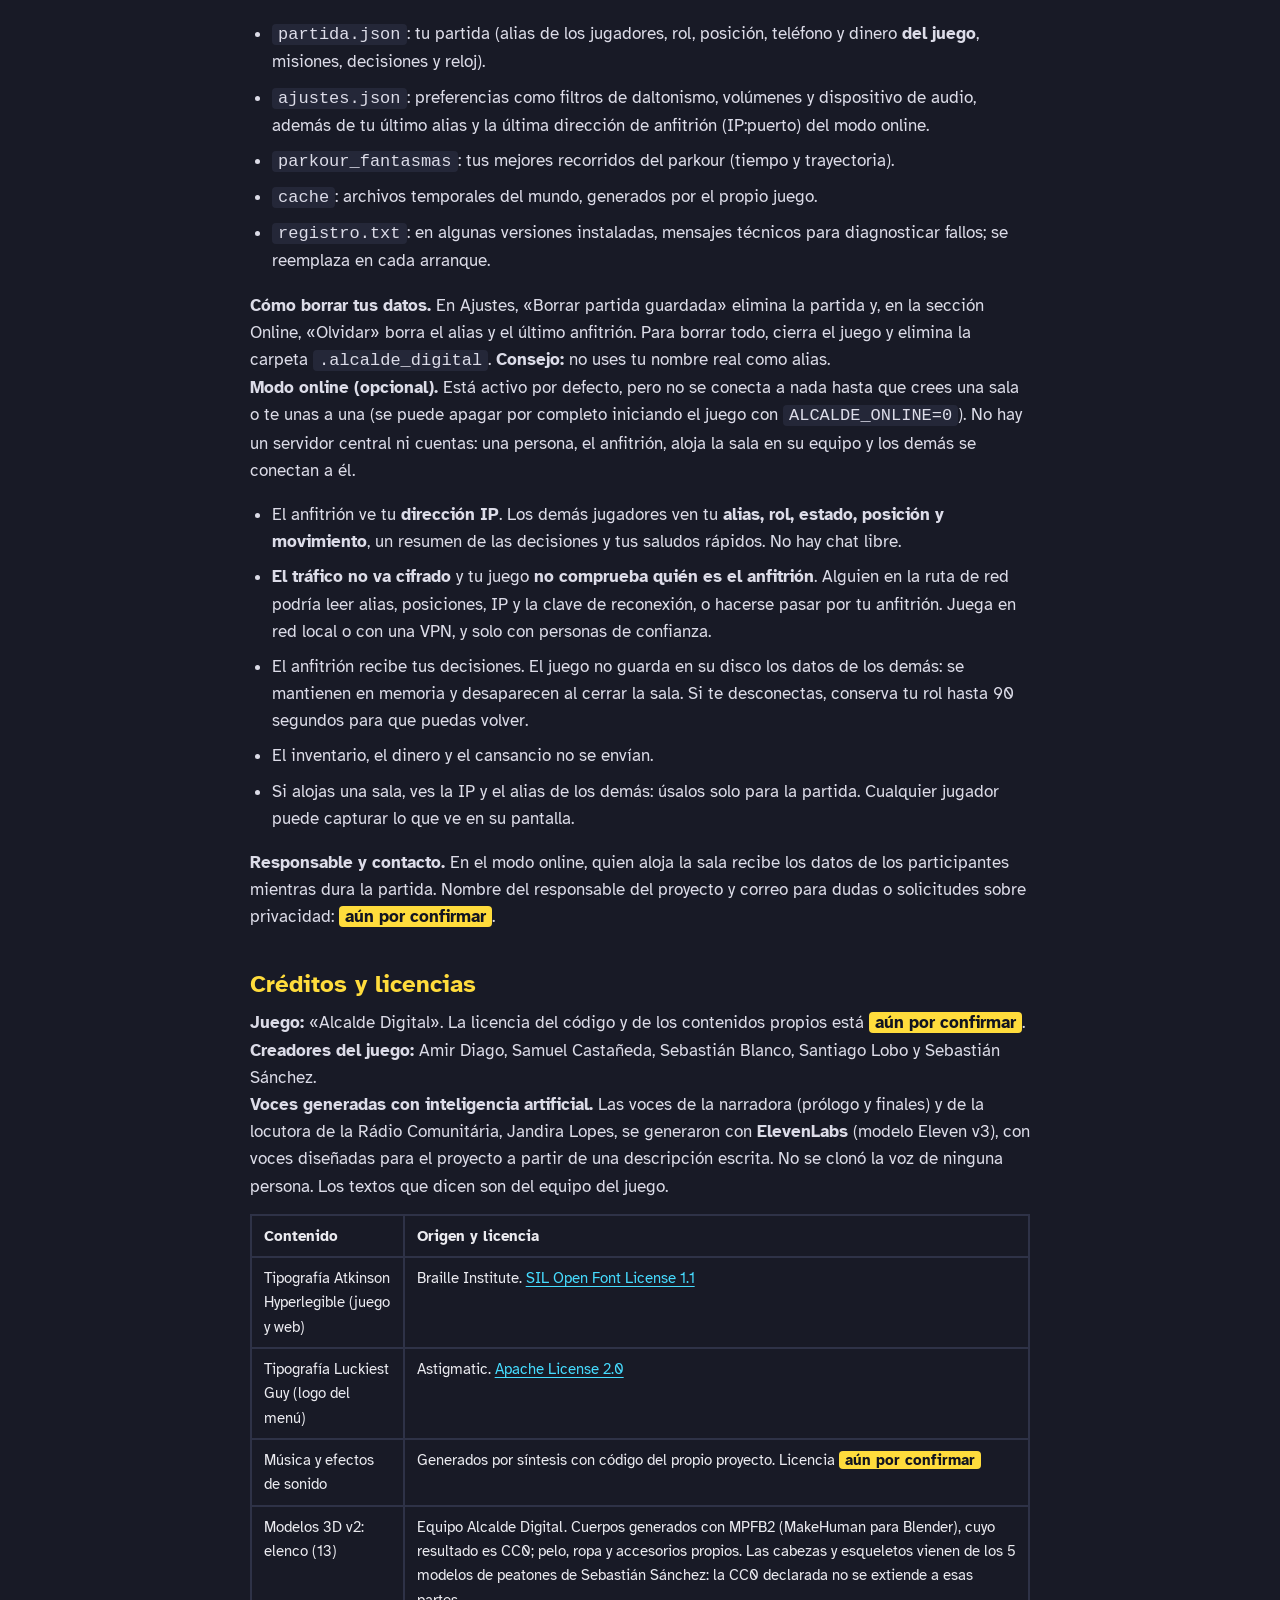
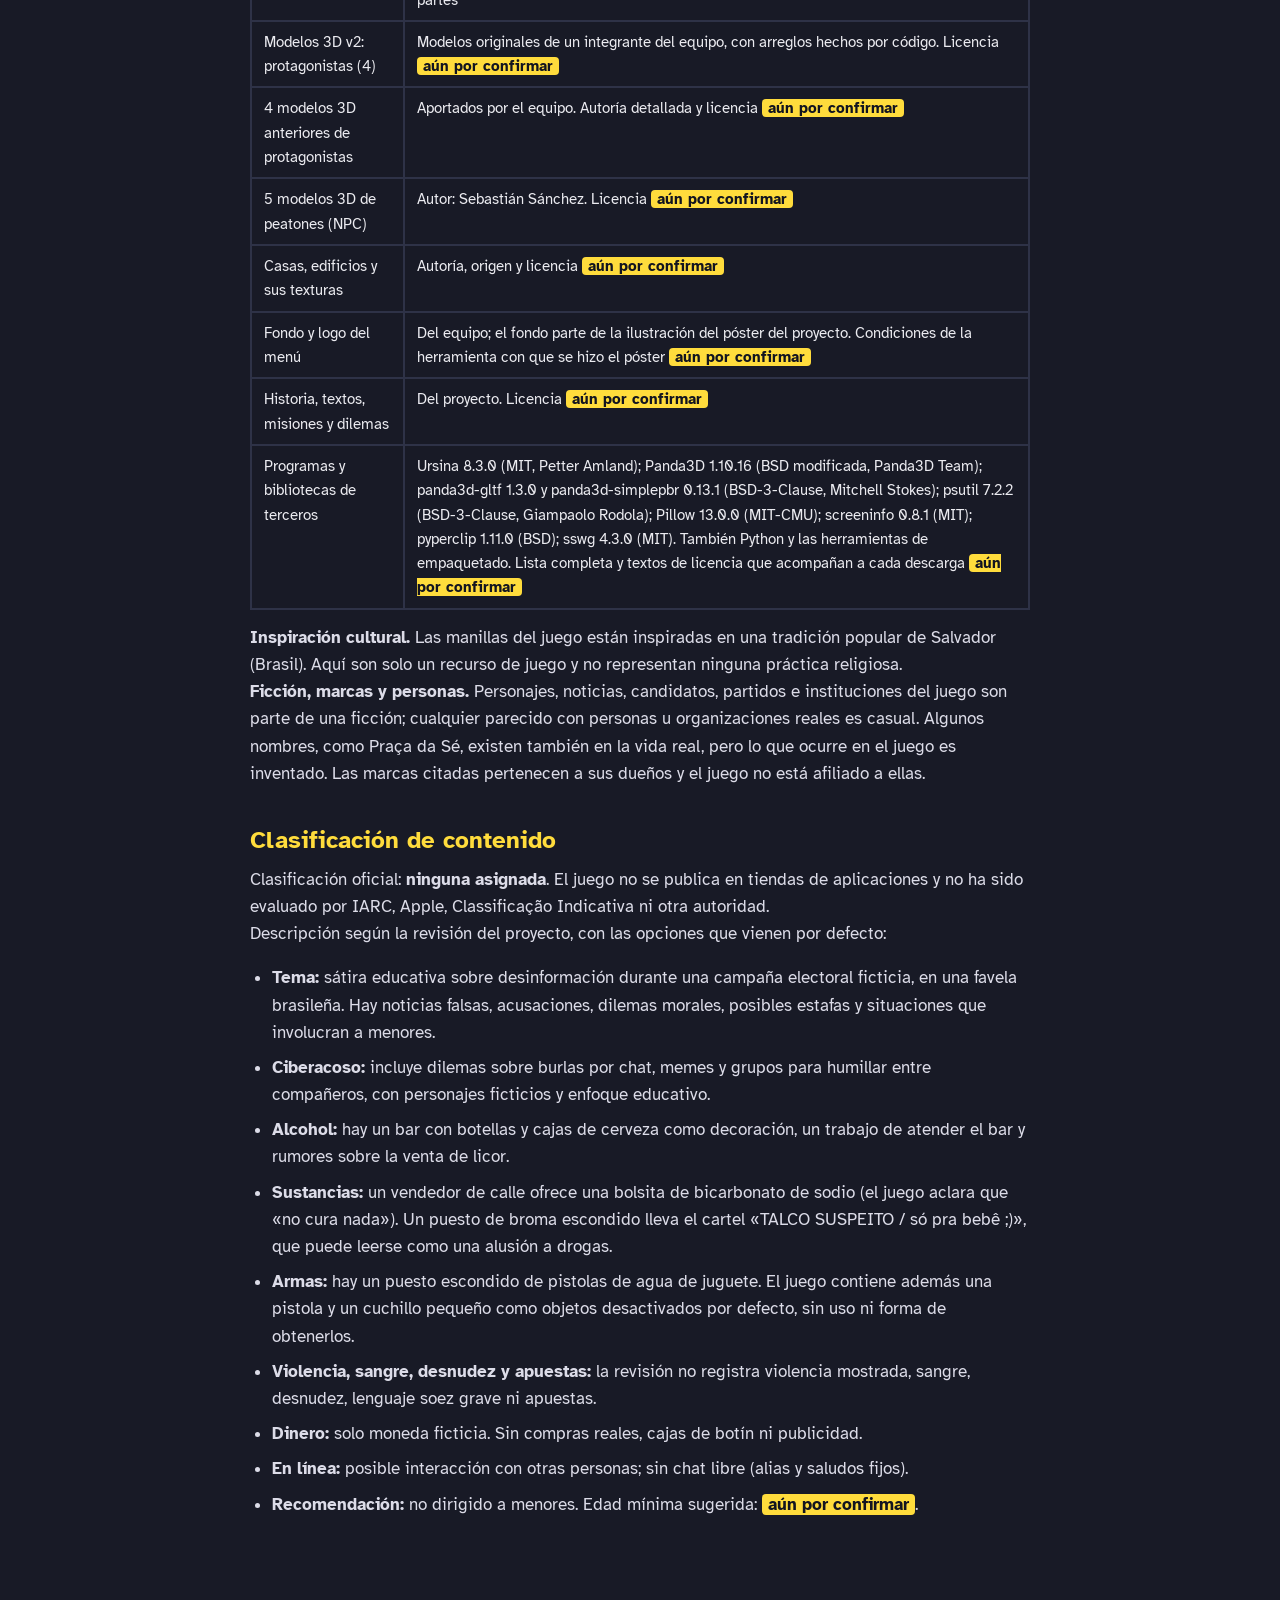
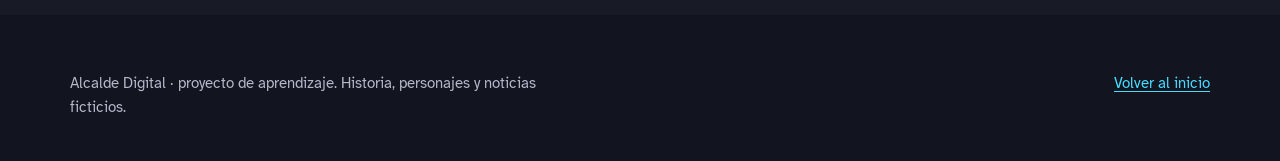
<file: legal.html>
<!doctype html>
<html lang="es">
<head>
<meta charset="utf-8">
<meta name="viewport" content="width=device-width, initial-scale=1, viewport-fit=cover">
<title>Aviso de uso y privacidad</title>
<meta name="robots" content="noindex">
<link rel="stylesheet" href="estilos.css">
</head>
<body>
<header class="cabecera">
  <div class="cabecera-fila">
    <a class="marca" href="index.html" aria-label="Alcalde Digital, inicio"><span class="marca-alcalde">ALCALDE</span><span class="marca-digital">DIGITAL</span></a>
    <nav class="menu" aria-label="Secciones"><a href="index.html">Volver al sitio</a></nav>
    <a class="boton boton-primario boton-chico" href="index.html#descargar">Descargar</a>
  </div>
</header>
<main class="legal">
<h1>Aviso de uso, privacidad, créditos y clasificación</h1>
<div class="aviso"><p><strong>Borrador para revisión legal antes de publicar.</strong> Este texto es informativo, no es asesoría legal y todavía no lo ha revisado un abogado. Lo marcado como <mark class="pend">aún por confirmar</mark> no está resuelto. Versión 1.2 · 26 de noviembre de 2026</p></div>

<h2>Aviso de descarga y uso</h2>
<p><strong>Qué descargas.</strong> «Alcalde Digital», un juego educativo en 3D para computador sobre la desinformación, hecho en Python con el motor Ursina. Hay instalador para Windows (.exe), archivos .dmg para macOS (chip Apple o Intel) y archivos .AppImage para Linux (x64 o arm64). Se ambienta en una favela brasileña de ficción. La historia, los personajes, las misiones y el dinero (R$) son inventados; el dinero del juego no tiene valor real.</p>
<p><strong>Es software de aprendizaje.</strong> Es un proyecto educativo gratuito, en fase beta. No es un producto comercial ni un servicio profesional.</p>
<p><strong>Sin garantías.</strong> El juego se ofrece «tal cual», sin garantía de ningún tipo: puede tener errores, cambiar o dejar de estar disponible sin aviso. En la medida que permita la ley, quienes lo desarrollan no responden por daños derivados de descargarlo o usarlo.</p>
<p><strong>Comprueba lo que descargas.</strong> Descarga solo desde los enlaces de esta web, que llevan a las <a href="https://github.com/DG-AMIR3460/alcalde-digital/releases/latest">descargas publicadas en GitHub</a>. Allí está el archivo <code>SHA256.txt</code> con la huella de cada descarga: compárala antes de abrir el archivo y revísalo con tu antivirus.</p>
<p><strong>Avisos de tu sistema.</strong> Los programas no llevan firma de desarrollador reconocida (en macOS solo una firma local «ad-hoc», sin verificación de Apple; el instalador de Windows no está firmado). Por eso macOS o Windows (SmartScreen) pueden mostrar un aviso. Si la huella coincide y decides continuar, autoriza solo este programa, sin desactivar las protecciones del sistema. El juego se ejecuta con los permisos de tu usuario y escribe archivos en tu carpeta personal (ver «Privacidad»).</p>
<p><strong>Instalación y desinstalación.</strong> En Windows se instala por defecto solo para tu usuario, sin permisos de administrador (si eliges instalarlo para todos los usuarios, sí los pedirá), y se desinstala desde la lista de aplicaciones de Windows. En macOS se arrastra la app a Aplicaciones y se quita llevándola a la Papelera. En Linux basta con borrar el archivo .AppImage. <strong>Quitar el juego no está pensado para borrar tus partidas</strong>: siguen en la carpeta <code>.alcalde_digital</code> de tu carpeta personal hasta que las borres.</p>
<p><strong>Sin telemetría.</strong> El juego no envía estadísticas, informes de errores ni datos de uso a quienes lo desarrollan. No tiene cuentas, publicidad ni compras reales, y no pide ubicación, cámara, micrófono ni contactos. La conexión de red del juego es la del modo online opcional, que solo se usa cuando creas una sala o te unes a una.</p>
<p><strong>Uso con menores.</strong> El juego no está dirigido a menores y no pide la edad. Si lo usan menores, que sea con permiso y acompañamiento de un adulto responsable; en línea, solo con personas de confianza y en red local o VPN. Edad mínima: <mark class="pend">aún por confirmar</mark>.</p>

<h2>Privacidad</h2>
<p><strong>Esta web.</strong> No usa cookies, rastreadores ni analítica, y no tiene formularios ni cuentas. Para destacar el botón de descarga adecuado, tu navegador mira qué sistema usas; ese dato no se envía ni se guarda.</p>
<p><strong>Alojamiento de la web.</strong> La web está alojada en Vercel. Como proveedor, Vercel puede registrar datos técnicos de tu visita, por ejemplo tu dirección IP, la fecha y el navegador, según su <a href="https://vercel.com/legal/privacy-policy">política de privacidad</a>.</p>
<p><strong>Descargas.</strong> Todas las descargas (instaladores y huellas) están alojadas en GitHub. GitHub puede registrar datos técnicos, como tu dirección IP y la fecha, según su <a href="https://docs.github.com/site-policy/privacy-policies/github-general-privacy-statement">declaración de privacidad</a>.</p>
<p><strong>Qué guarda el juego y dónde.</strong> En tu equipo, dentro de la carpeta <code>.alcalde_digital</code> de tu carpeta personal, sin cifrar. El juego no envía estos archivos a quienes lo desarrollan:</p>
<ul><li><code>partida.json</code>: tu partida (alias de los jugadores, rol, posición, teléfono y dinero <strong>del juego</strong>, misiones, decisiones y reloj).</li><li><code>ajustes.json</code>: preferencias como filtros de daltonismo, volúmenes y dispositivo de audio, además de tu último alias y la última dirección de anfitrión (IP:puerto) del modo online.</li><li><code>parkour_fantasmas</code>: tus mejores recorridos del parkour (tiempo y trayectoria).</li><li><code>cache</code>: archivos temporales del mundo, generados por el propio juego.</li><li><code>registro.txt</code>: en algunas versiones instaladas, mensajes técnicos para diagnosticar fallos; se reemplaza en cada arranque.</li></ul>
<p><strong>Cómo borrar tus datos.</strong> En Ajustes, «Borrar partida guardada» elimina la partida y, en la sección Online, «Olvidar» borra el alias y el último anfitrión. Para borrar todo, cierra el juego y elimina la carpeta <code>.alcalde_digital</code>. <strong>Consejo:</strong> no uses tu nombre real como alias.</p>
<p><strong>Modo online (opcional).</strong> Está activo por defecto, pero no se conecta a nada hasta que crees una sala o te unas a una (se puede apagar por completo iniciando el juego con <code>ALCALDE_ONLINE=0</code>). No hay un servidor central ni cuentas: una persona, el anfitrión, aloja la sala en su equipo y los demás se conectan a él.</p>
<ul><li>El anfitrión ve tu <strong>dirección IP</strong>. Los demás jugadores ven tu <strong>alias, rol, estado, posición y movimiento</strong>, un resumen de las decisiones y tus saludos rápidos. No hay chat libre.</li><li><strong>El tráfico no va cifrado</strong> y tu juego <strong>no comprueba quién es el anfitrión</strong>. Alguien en la ruta de red podría leer alias, posiciones, IP y la clave de reconexión, o hacerse pasar por tu anfitrión. Juega en red local o con una VPN, y solo con personas de confianza.</li><li>El anfitrión recibe tus decisiones. El juego no guarda en su disco los datos de los demás: se mantienen en memoria y desaparecen al cerrar la sala. Si te desconectas, conserva tu rol hasta 90 segundos para que puedas volver.</li><li>El inventario, el dinero y el cansancio no se envían.</li><li>Si alojas una sala, ves la IP y el alias de los demás: úsalos solo para la partida. Cualquier jugador puede capturar lo que ve en su pantalla.</li></ul>
<p><strong>Responsable y contacto.</strong> En el modo online, quien aloja la sala recibe los datos de los participantes mientras dura la partida. Nombre del responsable del proyecto y correo para dudas o solicitudes sobre privacidad: <mark class="pend">aún por confirmar</mark>.</p>

<h2>Créditos y licencias</h2>
<p><strong>Juego:</strong> «Alcalde Digital». La licencia del código y de los contenidos propios está <mark class="pend">aún por confirmar</mark>.</p>
<p><strong>Creadores del juego:</strong> Amir Diago, Samuel Castañeda, Sebastián Blanco, Santiago Lobo y Sebastián Sánchez.</p>
<p><strong>Voces generadas con inteligencia artificial.</strong> Las voces de la narradora (prólogo y finales) y de la locutora de la Rádio Comunitária, Jandira Lopes, se generaron con <strong>ElevenLabs</strong> (modelo Eleven v3), con voces diseñadas para el proyecto a partir de una descripción escrita. No se clonó la voz de ninguna persona. Los textos que dicen son del equipo del juego.</p>
<table><thead><tr><th>Contenido</th><th>Origen y licencia</th></tr></thead><tbody>
<tr><td>Tipografía Atkinson Hyperlegible (juego y web)</td><td>Braille Institute. <a href="fonts/OFL.txt">SIL Open Font License 1.1</a></td></tr>
<tr><td>Tipografía Luckiest Guy (logo del menú)</td><td>Astigmatic. <a href="https://www.apache.org/licenses/LICENSE-2.0">Apache License 2.0</a></td></tr>
<tr><td>Música y efectos de sonido</td><td>Generados por síntesis con código del propio proyecto. Licencia <mark class="pend">aún por confirmar</mark></td></tr>
<tr><td>Modelos 3D v2: elenco (13)</td><td>Equipo Alcalde Digital. Cuerpos generados con MPFB2 (MakeHuman para Blender), cuyo resultado es CC0; pelo, ropa y accesorios propios. Las cabezas y esqueletos vienen de los 5 modelos de peatones de Sebastián Sánchez: la CC0 declarada no se extiende a esas partes</td></tr>
<tr><td>Modelos 3D v2: protagonistas (4)</td><td>Modelos originales de un integrante del equipo, con arreglos hechos por código. Licencia <mark class="pend">aún por confirmar</mark></td></tr>
<tr><td>4 modelos 3D anteriores de protagonistas</td><td>Aportados por el equipo. Autoría detallada y licencia <mark class="pend">aún por confirmar</mark></td></tr>
<tr><td>5 modelos 3D de peatones (NPC)</td><td>Autor: Sebastián Sánchez. Licencia <mark class="pend">aún por confirmar</mark></td></tr>
<tr><td>Casas, edificios y sus texturas</td><td>Autoría, origen y licencia <mark class="pend">aún por confirmar</mark></td></tr>
<tr><td>Fondo y logo del menú</td><td>Del equipo; el fondo parte de la ilustración del póster del proyecto. Condiciones de la herramienta con que se hizo el póster <mark class="pend">aún por confirmar</mark></td></tr>
<tr><td>Historia, textos, misiones y dilemas</td><td>Del proyecto. Licencia <mark class="pend">aún por confirmar</mark></td></tr>
<tr><td>Programas y bibliotecas de terceros</td><td>Ursina 8.3.0 (MIT, Petter Amland); Panda3D 1.10.16 (BSD modificada, Panda3D Team); panda3d-gltf 1.3.0 y panda3d-simplepbr 0.13.1 (BSD-3-Clause, Mitchell Stokes); psutil 7.2.2 (BSD-3-Clause, Giampaolo Rodola); Pillow 13.0.0 (MIT-CMU); screeninfo 0.8.1 (MIT); pyperclip 1.11.0 (BSD); sswg 4.3.0 (MIT). También Python y las herramientas de empaquetado. Lista completa y textos de licencia que acompañan a cada descarga <mark class="pend">aún por confirmar</mark></td></tr>
</tbody></table>
<p><strong>Inspiración cultural.</strong> Las manillas del juego están inspiradas en una tradición popular de Salvador (Brasil). Aquí son solo un recurso de juego y no representan ninguna práctica religiosa.</p>
<p><strong>Ficción, marcas y personas.</strong> Personajes, noticias, candidatos, partidos e instituciones del juego son parte de una ficción; cualquier parecido con personas u organizaciones reales es casual. Algunos nombres, como Praça da Sé, existen también en la vida real, pero lo que ocurre en el juego es inventado. Las marcas citadas pertenecen a sus dueños y el juego no está afiliado a ellas.</p>

<h2>Clasificación de contenido</h2>
<p>Clasificación oficial: <strong>ninguna asignada</strong>. El juego no se publica en tiendas de aplicaciones y no ha sido evaluado por IARC, Apple, Classificação Indicativa ni otra autoridad.</p>
<p>Descripción según la revisión del proyecto, con las opciones que vienen por defecto:</p>
<ul><li><strong>Tema:</strong> sátira educativa sobre desinformación durante una campaña electoral ficticia, en una favela brasileña. Hay noticias falsas, acusaciones, dilemas morales, posibles estafas y situaciones que involucran a menores.</li><li><strong>Ciberacoso:</strong> incluye dilemas sobre burlas por chat, memes y grupos para humillar entre compañeros, con personajes ficticios y enfoque educativo.</li><li><strong>Alcohol:</strong> hay un bar con botellas y cajas de cerveza como decoración, un trabajo de atender el bar y rumores sobre la venta de licor.</li><li><strong>Sustancias:</strong> un vendedor de calle ofrece una bolsita de bicarbonato de sodio (el juego aclara que «no cura nada»). Un puesto de broma escondido lleva el cartel «TALCO SUSPEITO / só pra bebê ;)», que puede leerse como una alusión a drogas.</li><li><strong>Armas:</strong> hay un puesto escondido de pistolas de agua de juguete. El juego contiene además una pistola y un cuchillo pequeño como objetos desactivados por defecto, sin uso ni forma de obtenerlos.</li><li><strong>Violencia, sangre, desnudez y apuestas:</strong> la revisión no registra violencia mostrada, sangre, desnudez, lenguaje soez grave ni apuestas.</li><li><strong>Dinero:</strong> solo moneda ficticia. Sin compras reales, cajas de botín ni publicidad.</li><li><strong>En línea:</strong> posible interacción con otras personas; sin chat libre (alias y saludos fijos).</li><li><strong>Recomendación:</strong> no dirigido a menores. Edad mínima sugerida: <mark class="pend">aún por confirmar</mark>.</li></ul>
</main>
<footer class="pie"><div class="envoltorio pie-fila"><p>Alcalde Digital · proyecto de aprendizaje. Historia, personajes y noticias ficticios.</p><p><a href="index.html">Volver al inicio</a></p></div></footer>
</body>
</html>
</file>
<file: estilos.css>
/* Alcalde Digital: sitio de descarga.
   Dirección: «cómic cívico de una tarde en la ladera», la misma del juego (docs/DISENO.md): tinta oscura, color plano,
   amarillo para lo importante y cian para el camino, bordes gruesos y sombras duras sin desenfoque.
   Fuente: Atkinson Hyperlegible, la del propio juego (licencia OFL, fonts/OFL.txt). Sin recursos externos. */

@font-face { font-family: "Atkinson Hyperlegible"; src: url("fonts/AtkinsonHyperlegible-Regular.ttf") format("truetype"); font-weight: 400; font-display: swap; }
@font-face { font-family: "Atkinson Hyperlegible"; src: url("fonts/AtkinsonHyperlegible-Bold.ttf") format("truetype"); font-weight: 700; font-display: swap; }

:root {
  /* color: los del juego (frontend/estilo.py) */
  --tinta: #121420;
  --noche: #181a26;
  --panel: #242738;
  --tarjeta: #2e3247;
  --papel: #faf4e4;
  --texto: #ebebf0;
  --tenue: #b4b6c8;
  --amarillo: #ffdc3c;
  --cian: #46dcff;
  --azul: #465a96;
  --atardecer-1: #35336a;
  --atardecer-2: #6b4f78;
  --atardecer-3: #c0705f;
  --atardecer-4: #dca25c;
  /* forma */
  --borde: 3px solid var(--tinta);
  --sombra: 5px 6px 0 rgba(0, 0, 0, 0.55);
  --radio: 14px;
  --ancho: 1180px;
  --display: "Atkinson Hyperlegible", "Segoe UI", system-ui, -apple-system, sans-serif;
  color-scheme: dark;
}

* { box-sizing: border-box; }
html { scroll-behavior: smooth; scroll-padding-top: 76px; }
body {
  margin: 0;
  background: var(--noche);
  color: var(--texto);
  font: 400 1.0625rem/1.6 var(--display);
  -webkit-font-smoothing: antialiased;
  text-rendering: optimizeLegibility;
}
img { max-width: 100%; height: auto; display: block; }
a { color: var(--cian); text-underline-offset: 3px; }
a:hover { color: var(--amarillo); }
h1, h2, h3 { font-weight: 700; line-height: 1.12; margin: 0; text-wrap: balance; }
p { margin: 0; }
:focus-visible { outline: 3px solid var(--amarillo); outline-offset: 3px; border-radius: 6px; }
kbd {
  font: 700 0.85em/1 var(--display);
  background: var(--papel); color: var(--tinta);
  border: 2px solid var(--tinta); border-radius: 6px; padding: 0.18em 0.5em;
  box-shadow: 2px 3px 0 rgba(0, 0, 0, 0.5);
  margin-inline: 0.1em;
}

.saltar { position: absolute; left: -999px; top: 8px; background: var(--amarillo); color: var(--tinta); padding: 8px 14px; border-radius: 8px; z-index: 100; font-weight: 700; }
.saltar:focus { left: 16px; }

.envoltorio {
  width: 100%; max-width: var(--ancho); margin-inline: auto;
  padding-left: max(20px, env(safe-area-inset-left, 0px));
  padding-right: max(20px, env(safe-area-inset-right, 0px));
}

/* ---------- marca (el logotipo del juego, en CSS) ---------- */
.marca { display: inline-flex; align-items: center; text-decoration: none; gap: 0; line-height: 1; }
.marca-alcalde { font-weight: 700; font-size: 1.55rem; letter-spacing: 0.03em; color: var(--amarillo); text-shadow: 2px 3px 0 var(--tinta); }
.marca-digital {
  font-weight: 700; font-size: 0.8rem; letter-spacing: 0.08em; color: var(--tinta); background: var(--cian);
  border: 2px solid var(--tinta); border-radius: 6px; padding: 4px 7px; margin-left: 6px; transform: rotate(-4deg) translateY(4px);
  box-shadow: 2px 3px 0 rgba(0, 0, 0, 0.5);
}

/* ---------- cabecera ---------- */
.cabecera {
  position: sticky; top: env(safe-area-inset-top, 0px); z-index: 50;
  background: rgba(18, 20, 32, 0.92); backdrop-filter: blur(8px);
  border-bottom: var(--borde);
}
.cabecera::before { content: ""; position: fixed; inset: 0 0 auto; height: env(safe-area-inset-top, 0px); background: rgba(18, 20, 32, 0.97); z-index: 49; }
.cabecera-fila {
  max-width: var(--ancho); margin-inline: auto; min-height: 64px; display: flex; align-items: center; gap: 22px;
  padding-left: max(20px, env(safe-area-inset-left, 0px)); padding-right: max(20px, env(safe-area-inset-right, 0px));
}
.menu { display: flex; gap: 4px; margin-left: auto; }
.menu a { color: var(--texto); text-decoration: none; padding: 8px 12px; border-radius: 8px; font-weight: 700; font-size: 0.95rem; }
.menu a:hover { background: var(--panel); color: var(--amarillo); }

/* ---------- botones ---------- */
.boton {
  display: inline-flex; align-items: center; justify-content: center; gap: 10px; text-decoration: none; cursor: pointer;
  font: 700 1.05rem/1 var(--display); padding: 15px 24px; border-radius: 12px; border: var(--borde);
  box-shadow: 4px 5px 0 rgba(0, 0, 0, 0.55); transition: transform 0.12s ease, box-shadow 0.12s ease;
}
.boton:hover { transform: translate(-1px, -2px); box-shadow: 5px 7px 0 rgba(0, 0, 0, 0.55); }
.boton:active { transform: translate(3px, 4px); box-shadow: 1px 1px 0 rgba(0, 0, 0, 0.55); }
.boton-primario { background: var(--amarillo); color: var(--tinta); }
.boton-primario:hover { color: var(--tinta); background: #ffe566; }
.boton-secundario { background: var(--azul); color: #fff; }
.boton-secundario:hover { color: #fff; background: #5870b4; }
.boton-chico { padding: 10px 16px; font-size: 0.95rem; box-shadow: 3px 4px 0 rgba(0, 0, 0, 0.55); }
.boton-grande { font-size: 1.25rem; padding: 20px 30px; }
.boton-nota { font-weight: 400; font-size: 0.85em; opacity: 0.8; }
.boton-redondo { width: 48px; height: 48px; border-radius: 50%; border: var(--borde); background: var(--amarillo); color: var(--tinta); display: inline-grid; place-items: center; cursor: pointer; box-shadow: 3px 4px 0 rgba(0, 0, 0, 0.55); }
.boton-redondo:hover { background: #ffe566; }
.chip {
  min-height: 44px; font: 700 0.95rem/1 var(--display); color: var(--texto); background: var(--panel); border: 2px solid var(--tinta);
  border-radius: 999px; padding: 10px 16px; cursor: pointer;
}
.chip:hover { background: var(--tarjeta); }
.chip[aria-pressed="true"], .chip[aria-selected="true"] { background: var(--amarillo); color: var(--tinta); }

/* ---------- textos de sección ---------- */
.etiqueta { font-weight: 700; font-size: 0.9rem; letter-spacing: 0.14em; text-transform: uppercase; color: var(--cian); margin-bottom: 14px; }
.etiqueta-oscura { color: var(--tinta); }
.encabezado { max-width: 760px; margin-bottom: 44px; }
.encabezado h2 { font-size: clamp(2rem, 4.6vw, 3.1rem); }
.intro { margin-top: 16px; font-size: 1.2rem; color: var(--tenue); max-width: 62ch; }
.nota { color: var(--tenue); font-size: 1rem; margin-top: 16px; max-width: 62ch; }
.nota-centro { text-align: center; margin-inline: auto; margin-top: 36px; }

.banda { padding-block: clamp(64px, 9vw, 112px); }
.banda-tinta { background: var(--tinta); border-block: var(--borde); }

/* ---------- hero ---------- */
.hero { position: relative; overflow: hidden; border-bottom: var(--borde); background: var(--atardecer-1); }
.hero-fondo {
  position: absolute; inset: 0; background: url("img/mundo-barrio.jpg") center 40% / cover no-repeat; transform-origin: 60% 50%;
}
.hero::after {
  content: ""; position: absolute; inset: 0;
  background: linear-gradient(90deg, rgba(18, 20, 32, 0.97) 0%, rgba(18, 20, 32, 0.93) 46%, rgba(18, 20, 32, 0.5) 76%, rgba(18, 20, 32, 0.3) 100%),
              linear-gradient(0deg, rgba(18, 20, 32, 0.85) 0%, rgba(18, 20, 32, 0) 35%);
}
@keyframes acercar { from { transform: scale(1); } to { transform: scale(1.08); } }
.hero-rejilla { position: relative; z-index: 2; display: grid; grid-template-columns: minmax(0, 1.05fr) minmax(0, 0.95fr); gap: clamp(28px, 5vw, 64px); align-items: center; padding-block: clamp(48px, 8vw, 96px); }
.hero-texto h1 { font-size: clamp(2.4rem, 5.6vw, 4.2rem); text-shadow: 3px 4px 0 var(--tinta); }
.resalta { color: var(--amarillo); }
.hero-sub { font-size: 1.22rem; margin-top: 22px; max-width: 56ch; color: #f1f1f6; }
.acciones { display: flex; flex-wrap: wrap; gap: 16px; margin-top: 30px; }
.datos { list-style: none; padding: 0; margin: 30px 0 0; display: flex; flex-wrap: wrap; gap: 14px 24px; }
.datos li { display: flex; align-items: baseline; gap: 8px; }
.datos strong { font-size: 2rem; color: var(--amarillo); text-shadow: 2px 3px 0 var(--tinta); line-height: 1; }
.datos span { color: #e4e4ee; font-size: 1rem; line-height: 1.2; }
.hero-captura { margin: 0; }
.hero-captura img { border: var(--borde); border-radius: var(--radio); transform: rotate(1.2deg); box-shadow: 10px 12px 0 rgba(0, 0, 0, 0.55); background: var(--panel); cursor: zoom-in; }
.hero-captura figcaption { margin-top: 18px; font-size: 0.95rem; color: #dcdce8; max-width: 52ch; background: var(--tinta); padding: 10px 14px; border-radius: 10px; display: inline-block; }

/* ---------- pasos ---------- */
.pasos { list-style: none; margin: 0; padding: 0; display: grid; grid-template-columns: repeat(4, minmax(0, 1fr)); gap: 24px; }
.paso { background: var(--panel); border: var(--borde); border-radius: var(--radio); box-shadow: var(--sombra); overflow: hidden; display: flex; flex-direction: column; }
.paso img { aspect-ratio: 16 / 10; object-fit: cover; width: 100%; border-bottom: var(--borde); cursor: zoom-in; }
.paso-texto { padding: 18px 20px 22px; position: relative; }
.paso-n {
  position: absolute; top: -22px; right: 16px; width: 40px; height: 40px; border-radius: 50%; background: var(--amarillo); color: var(--tinta);
  border: var(--borde); display: grid; place-items: center; font-weight: 700; font-size: 1.1rem;
}
.paso h3 { font-size: 1.5rem; margin-bottom: 8px; }
.paso p { color: var(--tenue); font-size: 1rem; }

/* ---------- minijuegos ---------- */
.mini { display: grid; grid-template-columns: 250px minmax(0, 1fr); gap: 28px; align-items: start; }
.mini-lista { display: flex; flex-direction: column; gap: 10px; }
.mini-tab {
  text-align: left; font: 700 1.02rem/1.2 var(--display); color: var(--texto); background: var(--panel); border: var(--borde);
  border-radius: 12px; padding: 14px 16px; cursor: pointer; box-shadow: 3px 4px 0 rgba(0, 0, 0, 0.5);
}
.mini-tab:hover { background: var(--tarjeta); }
.mini-tab[aria-selected="true"] { background: var(--amarillo); color: var(--tinta); transform: translateX(8px); }
.mini-panel { display: grid; grid-template-columns: minmax(0, 1.5fr) minmax(0, 1fr); gap: 26px; align-items: center; }
.mini-panel[hidden] { display: none; }
.mini-panel img { border: var(--borde); border-radius: var(--radio); box-shadow: var(--sombra); cursor: zoom-in; background: var(--panel); }
.mini-texto h3 { font-size: 1.7rem; margin-bottom: 12px; }
.mini-texto p { color: #d7d8e4; }
.redes { margin-top: 18px; background: var(--panel); border: 2px solid var(--cian); border-radius: 12px; padding: 14px 16px; font-size: 0.98rem; }
.redes strong { display: block; color: var(--cian); font-size: 0.88rem; letter-spacing: 0.12em; text-transform: uppercase; margin-bottom: 6px; }

/* ---------- comparador ---------- */
.comparador { max-width: 980px; margin-inline: auto; }
.comparador-marco { position: relative; aspect-ratio: 16 / 9; border: var(--borde); border-radius: var(--radio); box-shadow: var(--sombra); overflow: hidden; background: var(--panel); touch-action: pan-y; cursor: ew-resize; user-select: none; }
.comp-img { position: absolute; inset: 0; width: 100%; height: 100%; object-fit: cover; pointer-events: none; }
.comp-tapa { clip-path: inset(0 50% 0 0); }
.comp-linea { position: absolute; top: 0; bottom: 0; left: 50%; width: 4px; margin-left: -2px; background: var(--amarillo); box-shadow: 0 0 0 2px var(--tinta); pointer-events: none; }
.comp-asa { position: absolute; top: 50%; left: 50%; width: 46px; height: 46px; margin: -23px 0 0 -23px; border-radius: 50%; background: var(--amarillo); border: var(--borde); box-shadow: 3px 4px 0 rgba(0, 0, 0, 0.55); }
.comp-asa::before, .comp-asa::after { content: ""; position: absolute; top: 50%; width: 0; height: 0; margin-top: -6px; border: 6px solid transparent; }
.comp-asa::before { left: 6px; border-right-color: var(--tinta); border-left-width: 0; }
.comp-asa::after { right: 6px; border-left-color: var(--tinta); border-right-width: 0; }
.comp-rotulo { position: absolute; bottom: 14px; background: var(--tinta); color: var(--texto); font-weight: 700; font-size: 0.9rem; padding: 7px 12px; border-radius: 8px; border: 2px solid var(--amarillo); }
.comp-rotulo-izq { left: 14px; } .comp-rotulo-der { right: 14px; }
.comp-control { display: block; margin-top: 18px; color: var(--tenue); font-size: 0.95rem; }
.comp-control input { width: 100%; margin-top: 8px; accent-color: var(--amarillo); height: 28px; cursor: pointer; }
.comp-pares { display: flex; gap: 10px; margin-top: 14px; flex-wrap: wrap; }
.doble { display: grid; grid-template-columns: repeat(3, minmax(0, 1fr)); gap: 28px; margin-top: 48px; }
.doble h3 { font-size: 1.3rem; margin-bottom: 10px; color: var(--amarillo); }
.doble p { color: #d7d8e4; }

/* ---------- filas ---------- */
.filas { display: flex; flex-direction: column; gap: clamp(40px, 6vw, 72px); }
.fila { display: grid; grid-template-columns: minmax(0, 1.25fr) minmax(0, 1fr); gap: clamp(24px, 4vw, 48px); align-items: center; }
.fila-inversa { grid-template-columns: minmax(0, 1fr) minmax(0, 1.25fr); }
.fila img { border: var(--borde); border-radius: var(--radio); box-shadow: var(--sombra); cursor: zoom-in; background: var(--panel); }
.fila-texto h3, .fila-lista h3 { font-size: clamp(1.5rem, 3vw, 2rem); margin-bottom: 12px; }
.fila-texto p { color: #d7d8e4; font-size: 1.1rem; }
.fila-lista ul { list-style: none; padding: 0; margin: 0; display: flex; flex-direction: column; gap: 14px; }
.fila-lista li { background: var(--panel); border-left: 6px solid var(--cian); border-radius: 4px 12px 12px 4px; padding: 12px 16px; color: #d7d8e4; }
.fila-lista li strong { color: var(--amarillo); }

/* ---------- roles ---------- */
.roles { display: grid; grid-template-columns: minmax(0, 1.2fr) minmax(0, 1fr); gap: clamp(28px, 5vw, 60px); align-items: center; }
.roles-imagen img { border: var(--borde); border-radius: var(--radio); box-shadow: var(--sombra); cursor: zoom-in; }
.roles-texto h2 { font-size: clamp(1.8rem, 4vw, 2.6rem); margin-bottom: 22px; }
.lista-roles { margin: 0; display: grid; gap: 12px; }
.lista-roles > div { background: var(--panel); border: 2px solid var(--tinta); border-radius: 12px; padding: 12px 16px; }
.lista-roles dt { font-weight: 700; color: var(--amarillo); }
.lista-roles dd { margin: 2px 0 0; color: #d7d8e4; }

/* ---------- galería ---------- */
.banda-sol { background: linear-gradient(180deg, var(--atardecer-1) 0%, var(--atardecer-2) 55%, var(--atardecer-3) 100%); border-block: var(--borde); }
.banda-sol .intro { color: #f0e8f2; }
.banda-sol .etiqueta { color: var(--amarillo); }
.galeria-marco { position: relative; }
.galeria {
  display: flex; gap: 22px; overflow-x: auto; scroll-snap-type: x mandatory; padding: 8px max(20px, calc((100vw - var(--ancho)) / 2 + 20px)) 28px;
  scrollbar-color: var(--amarillo) var(--tinta);
}
.galeria figure { margin: 0; flex: 0 0 min(78vw, 640px); scroll-snap-align: center; }
.galeria img { border: var(--borde); border-radius: var(--radio); box-shadow: var(--sombra); aspect-ratio: 16 / 9; object-fit: cover; width: 100%; cursor: zoom-in; background: var(--panel); }
.galeria figcaption { margin-top: 12px; font-weight: 700; color: #fff; text-shadow: 2px 2px 0 var(--tinta); }
.galeria-botones { display: flex; gap: 12px; justify-content: center; margin-top: 4px; }

/* ---------- controles ---------- */
.controles { display: grid; grid-template-columns: 1.2fr 1fr; gap: 32px; }
.controles > section { background: var(--panel); border: var(--borde); border-radius: var(--radio); padding: 24px; box-shadow: var(--sombra); }
.controles h3 { font-size: 1.4rem; margin-bottom: 16px; color: var(--amarillo); }
.teclas { list-style: none; padding: 0; margin: 0; display: grid; grid-template-columns: repeat(2, minmax(0, 1fr)); gap: 12px 20px; }
.teclas li { display: flex; align-items: center; gap: 10px; flex-wrap: wrap; color: #d7d8e4; }
.mando { display: inline-block; min-width: 2.4em; text-align: center; font-weight: 700; font-size: 0.85em; background: var(--cian); color: var(--tinta); border: 2px solid var(--tinta); border-radius: 999px; padding: 0.22em 0.7em; box-shadow: 2px 3px 0 rgba(0, 0, 0, 0.5); }

/* ---------- descarga ---------- */
.descarga {
  position: relative; background: linear-gradient(180deg, var(--atardecer-3) 0%, var(--atardecer-4) 100%); color: var(--tinta);
  padding-block: clamp(64px, 9vw, 110px); border-top: var(--borde);
}
.descarga::after { content: ""; position: absolute; left: 0; right: 0; bottom: 0; height: 90px; background: var(--tinta); clip-path: polygon(0 62%, 12% 40%, 26% 58%, 41% 30%, 57% 55%, 72% 35%, 88% 60%, 100% 42%, 100% 100%, 0 100%); opacity: 0.9; pointer-events: none; }
.descarga-rejilla { position: relative; z-index: 2; display: grid; grid-template-columns: minmax(0, 1fr) minmax(0, 1.1fr); gap: clamp(28px, 5vw, 64px); align-items: start; padding-bottom: 60px; }
.descarga-cabeza h2 { font-size: clamp(2.2rem, 5vw, 3.4rem); margin-bottom: 14px; color: var(--tinta); }
.descarga-cabeza > p { font-size: 1.18rem; margin-bottom: 26px; max-width: 40ch; }
.sha { margin-top: 22px; font-size: 0.85rem; color: #2a2438; }
.sha code { display: block; margin-top: 6px; background: rgba(18, 20, 32, 0.12); padding: 8px 10px; border-radius: 8px; word-break: break-all; font-size: 0.8rem; }
.instala { background: var(--noche); color: var(--texto); border: var(--borde); border-radius: var(--radio); padding: 26px; box-shadow: var(--sombra); }
.instala h3 { font-size: 1.4rem; margin-bottom: 16px; color: var(--amarillo); }
.so { display: flex; gap: 8px; margin-bottom: 14px; flex-wrap: wrap; }
.so-panel ol { margin: 0; padding-left: 1.3em; display: grid; gap: 14px; }
.so-panel[hidden] { display: none; }
.cmd { display: flex; align-items: stretch; gap: 8px; margin-top: 8px; }
.cmd code, .instala code { font-family: ui-monospace, "SF Mono", Menlo, Consolas, monospace; font-size: 0.92rem; }
.cmd code { flex: 1; min-width: 0; background: var(--tinta); border: 2px solid var(--tarjeta); border-radius: 8px; padding: 10px 12px; color: var(--cian); overflow-x: auto; white-space: nowrap; }
.copiar { min-height: 44px; font: 700 0.95rem var(--display); background: var(--azul); color: #fff; border: 2px solid var(--tinta); border-radius: 8px; padding: 0 14px; cursor: pointer; }
.copiar:hover { background: #5870b4; }
.requisitos { margin: 20px 0 0; padding: 16px 0 0 1.2em; border-top: 2px dashed var(--tarjeta); display: grid; gap: 8px; color: var(--tenue); font-size: 0.98rem; }

/* ---------- pie ---------- */
.pie { background: var(--tinta); padding-block: 44px 52px; color: var(--tenue); font-size: 0.95rem; }
.pie-fila { display: flex; flex-wrap: wrap; justify-content: space-between; gap: 28px; }
.pie p { margin-top: 12px; max-width: 52ch; }
.marca-pie .marca-alcalde { font-size: 1.3rem; }

/* ---------- visor ---------- */
dialog { border: var(--borde); border-radius: var(--radio); background: var(--tinta); color: var(--texto); padding: 14px; max-width: min(1200px, 96vw); max-height: 94vh; box-shadow: 8px 10px 0 rgba(0, 0, 0, 0.6); overflow: auto; }
dialog::backdrop { background: rgba(8, 9, 16, 0.86); }
dialog img { width: 100%; max-height: 80vh; object-fit: contain; border-radius: 8px; }
dialog p { margin-top: 10px; color: var(--tenue); font-size: 0.95rem; }
.visor-cerrar { float: right; margin: 0 0 10px 10px; font: 700 0.95rem var(--display); background: var(--amarillo); color: var(--tinta); border: var(--borde); border-radius: 10px; padding: 9px 16px; cursor: pointer; }

/* ---------- legal ---------- */
.legal { max-width: 820px; margin: 0 auto; padding: 56px max(20px, env(safe-area-inset-left, 0px)) 80px; }
.legal h1 { font-size: clamp(2rem, 4.4vw, 2.8rem); margin-bottom: 18px; }
.legal h2 { font-size: 1.5rem; margin: 40px 0 12px; color: var(--amarillo); }
.legal h3 { font-size: 1.15rem; margin: 22px 0 8px; }
.legal p, .legal li { color: #dcdce8; }
.legal ul, .legal ol { padding-left: 1.3em; display: grid; gap: 8px; }
.legal .aviso { background: var(--panel); border: 2px solid var(--amarillo); border-radius: 12px; padding: 14px 18px; margin: 18px 0; }
.legal table { width: 100%; border-collapse: collapse; margin: 14px 0; font-size: 0.95rem; display: block; overflow-x: auto; }
.legal th, .legal td { border: 2px solid var(--tarjeta); padding: 8px 12px; text-align: left; vertical-align: top; }
.legal code { font-family: ui-monospace, Menlo, Consolas, monospace; background: var(--panel); padding: 1px 6px; border-radius: 4px; }

/* ---------- adaptación ---------- */
@media (max-width: 1020px) {
  .pasos { grid-template-columns: repeat(2, minmax(0, 1fr)); }
  .mini { grid-template-columns: 1fr; }
  .mini-lista { flex-direction: row; flex-wrap: wrap; }
  .mini-tab[aria-selected="true"] { transform: none; }
  .mini-panel { grid-template-columns: 1fr; }
  .descarga-rejilla, .roles, .controles { grid-template-columns: 1fr; }
}
@media (max-width: 860px) {
  .hero-rejilla { grid-template-columns: 1fr; }
  .hero::after { background: linear-gradient(0deg, rgba(18, 20, 32, 0.95) 0%, rgba(18, 20, 32, 0.8) 60%, rgba(18, 20, 32, 0.55) 100%); }
  .hero-captura { transform: none; }
  .fila, .fila-inversa { grid-template-columns: 1fr; }
  .fila-inversa > img, .fila-inversa > .fila-lista { order: 0; }
  .doble { grid-template-columns: 1fr; }
  .menu { display: none; }
  .cabecera-fila { justify-content: space-between; }
}
@media (max-width: 560px) {
  .pasos, .teclas { grid-template-columns: 1fr; }
  .marca-alcalde { font-size: 1.3rem; }
  .boton-grande { width: 100%; font-size: 1.1rem; }
  .acciones .boton { width: 100%; }
  .comp-rotulo { font-size: 0.78rem; padding: 5px 8px; }
}
@media (prefers-reduced-motion: reduce) {
  html { scroll-behavior: auto; }
  .hero-fondo { animation: none; }
  .boton, .boton:hover, .boton:active { transition: none; }
}

/* ---------- añadidos de la auditoría ---------- */
.confianza { margin-top: 18px; font-size: 1rem; color: #f1f1f6; max-width: 56ch; }
.punto { display: inline-block; width: 10px; height: 10px; margin-right: 10px; border-radius: 50%; background: var(--amarillo); border: 2px solid var(--tinta); vertical-align: 0.05em; }
.banda-tinta { background-image: radial-gradient(rgba(255, 255, 255, 0.045) 1.4px, transparent 1.6px); background-size: 14px 14px; }
.cta-medio { background: var(--amarillo); color: var(--tinta); border-block: var(--borde); padding-block: 40px; }
.cta-medio-fila { display: flex; align-items: center; justify-content: space-between; gap: 28px; flex-wrap: wrap; }
.cta-medio h2 { font-size: clamp(1.6rem, 3.6vw, 2.3rem); }
.cta-medio p { margin-top: 6px; font-size: 1.1rem; }
.cta-medio .boton-primario { background: var(--tinta); color: var(--amarillo); }
.cta-medio .boton-primario:hover { background: #20243a; color: #fff; }
.tiempo { color: var(--tenue); margin: -6px 0 14px; font-size: 1rem; }
.chip small { font-weight: 400; opacity: 0.85; font-size: 0.82em; }
.so-panel ol { list-style: none; counter-reset: paso; padding-left: 0; gap: 18px; }
.so-panel ol > li { counter-increment: paso; position: relative; padding-left: 52px; min-height: 40px; }
.so-panel ol > li::before {
  content: counter(paso); position: absolute; left: 0; top: -2px; width: 38px; height: 38px; border-radius: 50%;
  background: var(--amarillo); color: var(--tinta); border: var(--borde); display: grid; place-items: center; font-weight: 700;
}
.verificar { margin-top: 18px; border-top: 2px dashed var(--tarjeta); padding-top: 14px; color: var(--tenue); font-size: 0.95rem; }
.verificar summary { cursor: pointer; font-weight: 700; color: var(--texto); }
.verificar code { display: block; margin-top: 8px; background: var(--tinta); border: 2px solid var(--tarjeta); border-radius: 8px; padding: 8px 10px; word-break: break-all; font-size: 0.85rem; color: var(--cian); }
[data-zoom] { cursor: zoom-in; }

.descargas { display: flex; flex-direction: column; gap: 16px; align-items: flex-start; }
.descargas .boton { width: 100%; max-width: 440px; justify-content: space-between; }
.boton-papel { background: var(--papel); color: var(--tinta); }
.boton-papel:hover { background: #fff; color: var(--tinta); }
.descargas .recomendado { outline: 4px solid var(--tinta); outline-offset: 3px; }
.huella-nombre { margin-top: 10px; font-weight: 700; color: var(--texto); }
.so-panel ol > li code { background: var(--tinta); border: 2px solid var(--tarjeta); border-radius: 6px; padding: 1px 7px; color: var(--cian); }

/* accesibilidad (auditoría) */
.cta-medio :focus-visible, .descarga :focus-visible { outline-color: var(--tinta); }
.solo-lectores { position: absolute; width: 1px; height: 1px; overflow: hidden; clip: rect(0 0 0 0); white-space: nowrap; }
.cmd code { white-space: normal; overflow-wrap: anywhere; }
.legal code { overflow-wrap: anywhere; }
.chip { border-color: #5a5f80; }
.mini-tab { border-color: #3a3f5c; }
[data-zoom]:focus-visible { outline: 4px solid var(--amarillo); outline-offset: 4px; }
@media (max-width: 1020px) {
  .descarga-rejilla { grid-template-columns: minmax(0, 1fr); }
  .descargas .boton { max-width: 100%; }
}
@media (max-width: 860px) {
  .menu { display: flex; order: 3; width: 100%; overflow-x: auto; margin-left: 0; padding-bottom: 6px; }
  .menu a { white-space: nowrap; }
  .cabecera-fila { flex-wrap: wrap; row-gap: 4px; padding-block: 8px; gap: 10px; }
  .cabecera-fila .boton { margin-left: auto; }
}
@media (max-width: 420px) {
  .marca-digital { display: none; }
  .boton-grande { font-size: 1.05rem; padding: 16px 18px; flex-wrap: wrap; }
}

/* ---------- elegir sistema y otros sistemas ---------- */
.elige { display: grid; grid-template-columns: repeat(2, minmax(0, 1fr)); gap: 20px; margin-block: 22px; text-align: left; }
.elige-so { background: var(--noche); color: var(--texto); border: var(--borde); border-radius: var(--radio); padding: 20px; box-shadow: var(--sombra); display: flex; flex-direction: column; gap: 12px; }
.elige-so h3 { color: var(--amarillo); font-size: 1.5rem; }
.elige-so .boton, .otros .boton { width: 100%; flex-wrap: wrap; justify-content: center; text-align: center; }
.elige .recomendado { outline: 4px solid var(--cian); outline-offset: 3px; }
.descarga .descarga-cabeza, .descarga .elige, .descarga .instala { position: relative; z-index: 2; }
.descarga .instala { margin-bottom: 60px; }
#elegir { width: min(760px, 94vw); }
#elegir h2 { font-size: 1.8rem; }
#elegir .elige-so { background: var(--panel); }
.otros { display: grid; grid-template-columns: repeat(3, minmax(0, 1fr)); gap: 24px; }
.otros article { background: var(--panel); border: var(--borde); border-radius: var(--radio); padding: 22px; box-shadow: var(--sombra); display: flex; flex-direction: column; gap: 12px; }
.otros h3 { color: var(--amarillo); }
.otros .boton { margin-top: auto; }
.otros code { overflow-wrap: anywhere; }
.trio { display: grid; grid-template-columns: repeat(3, minmax(0, 1fr)); gap: 18px; }
.trio img { border: var(--borde); border-radius: var(--radio); box-shadow: var(--sombra); cursor: zoom-in; }
@media (max-width: 860px) { .elige, .otros, .trio { grid-template-columns: 1fr; } }

.pend { background: var(--amarillo); color: var(--tinta); padding: 0 6px; border-radius: 4px; font-weight: 700; }

.creadores { list-style: none; margin: 0 auto 18px; padding: 0; display: flex; flex-wrap: wrap; justify-content: center; gap: 16px; }
.creadores li { background: var(--panel); border: var(--borde); border-radius: var(--radio); box-shadow: var(--sombra); padding: 16px 24px; font-weight: 700; font-size: 1.15rem; color: var(--amarillo); }

/* menú en una línea con siete secciones */
.menu a { white-space: nowrap; }
@media (min-width: 861px) { .menu { gap: 0; min-width: 0; } .menu a { font-size: 0.9rem; padding: 8px 8px; } .cabecera-fila .boton-chico { white-space: nowrap; flex-shrink: 0; } }
@media (min-width: 861px) and (max-width: 1180px) {
  .cabecera-fila { flex-wrap: wrap; row-gap: 4px; padding-block: 8px; }
  .menu { order: 3; width: 100%; margin-left: 0; overflow-x: auto; }
  .cabecera-fila .boton-chico { margin-left: auto; }
}

@media (min-width: 861px) { .otros { grid-template-columns: repeat(2, minmax(0, 1fr)); } }
</file>
